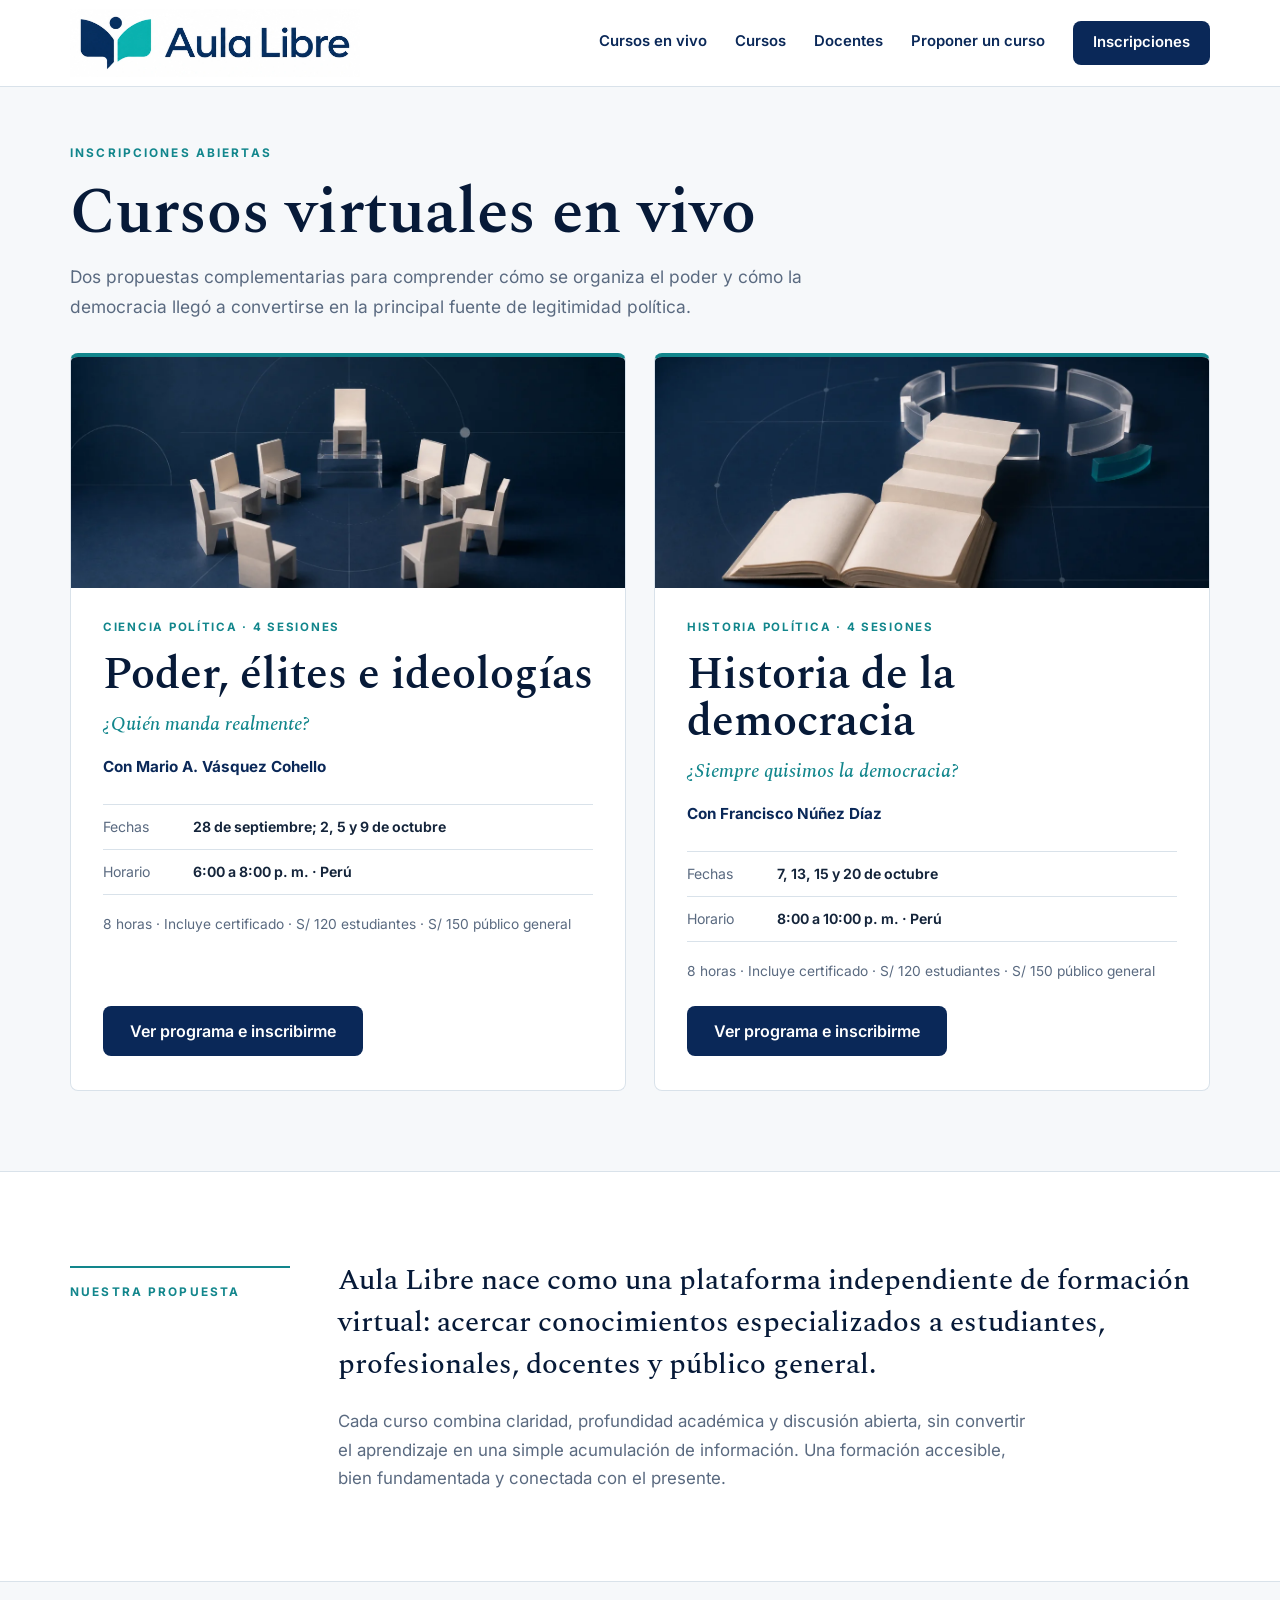
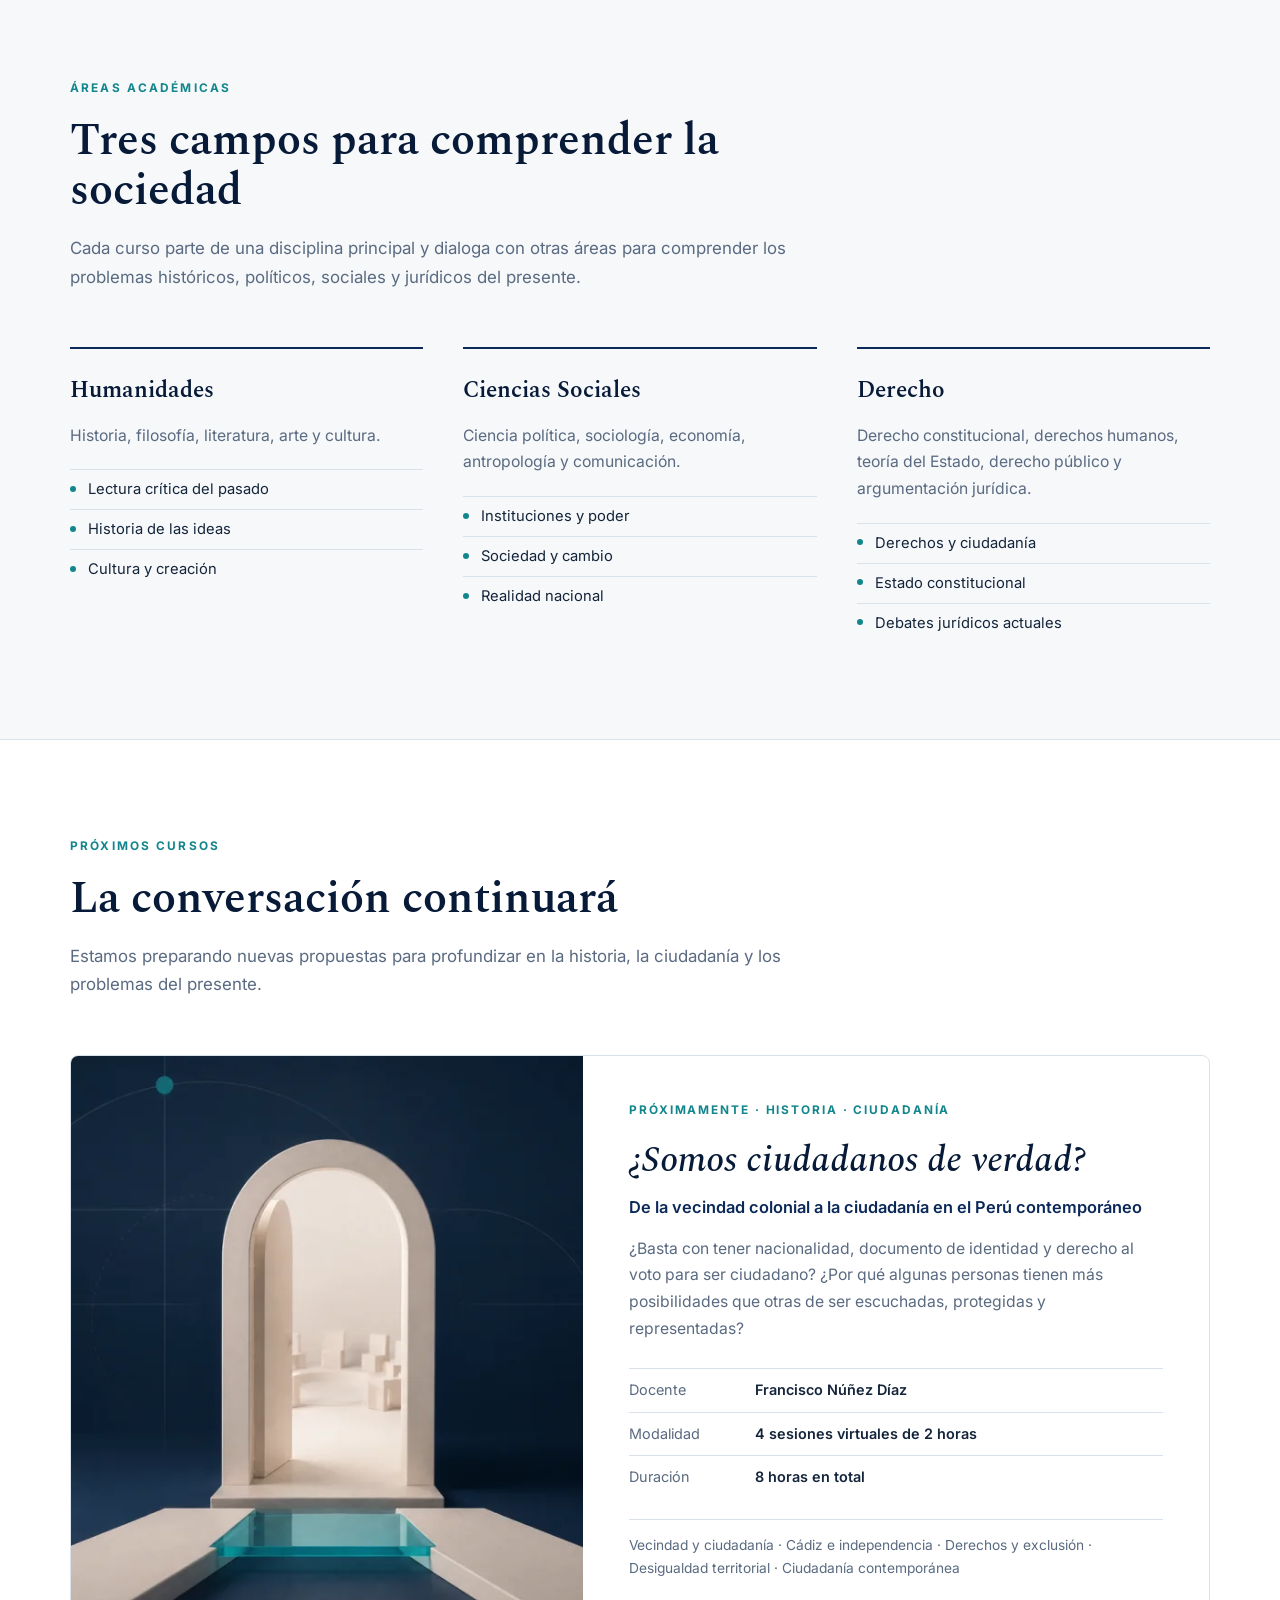
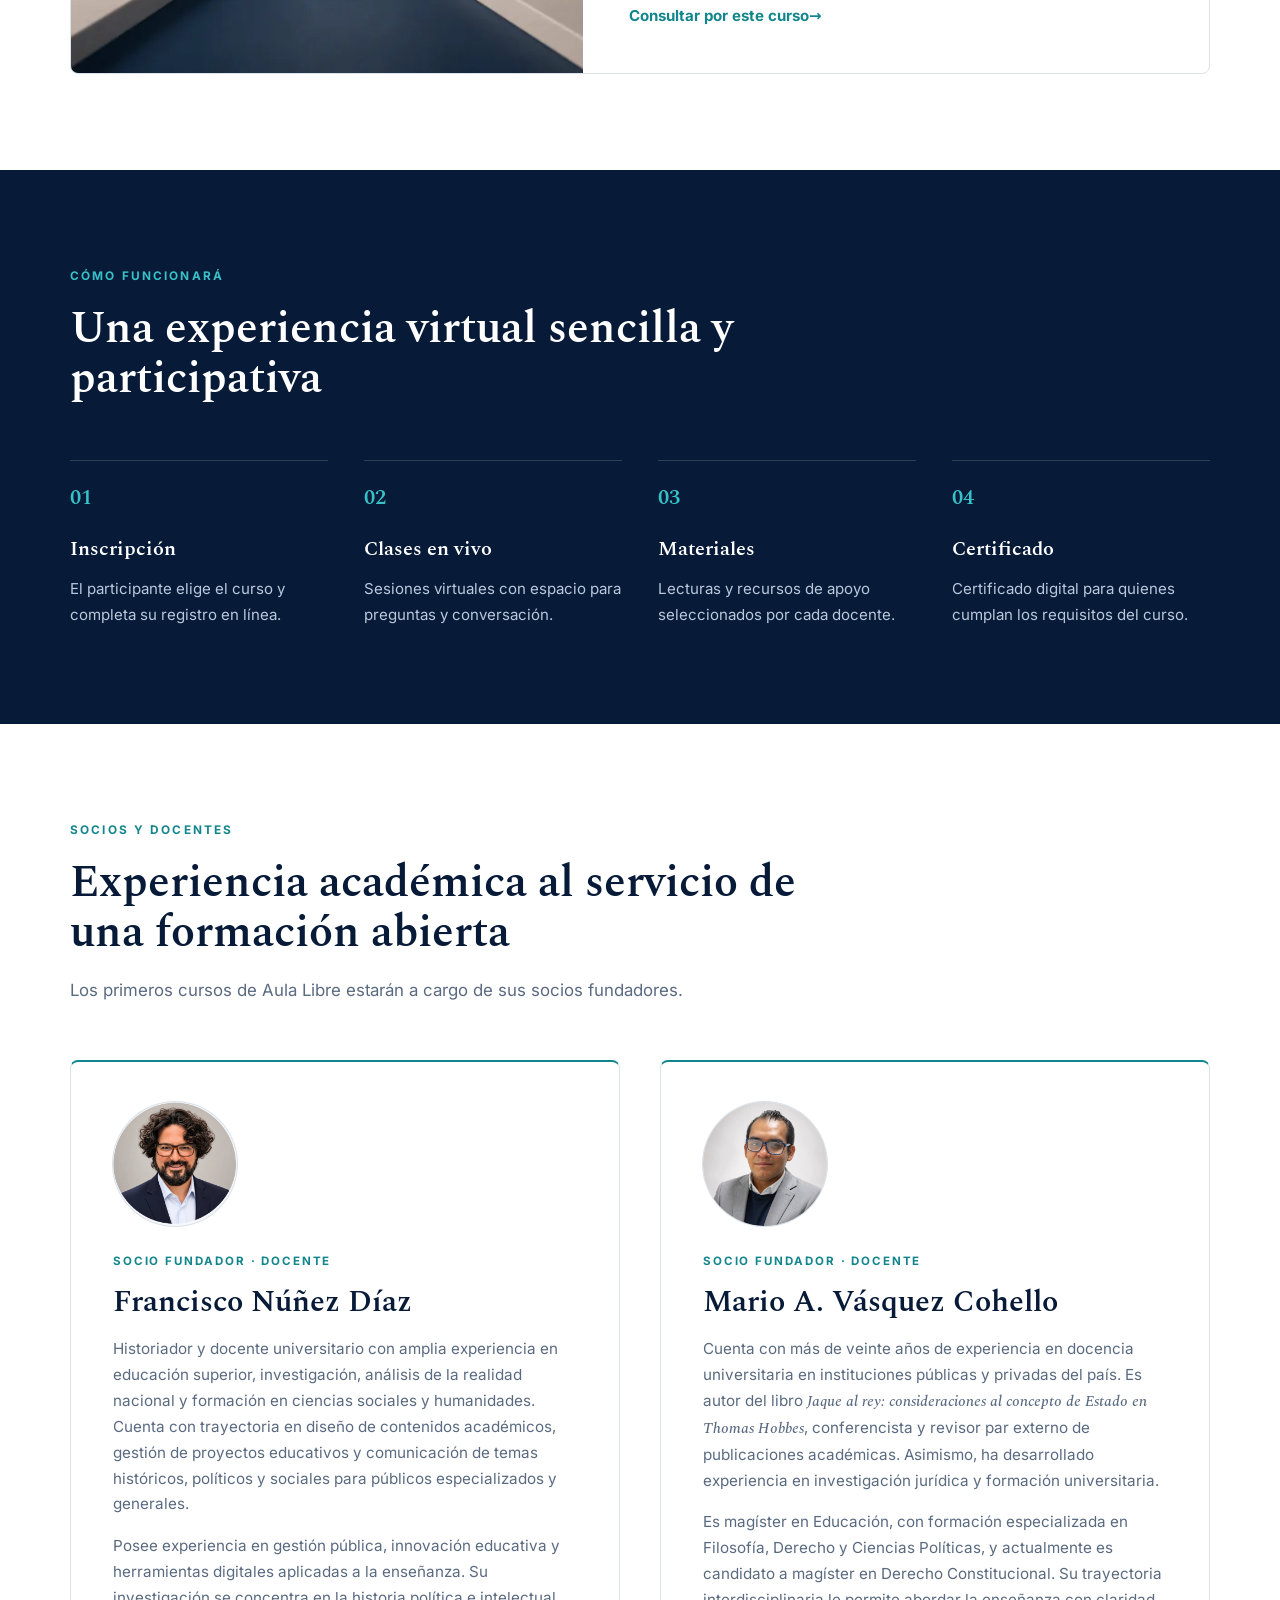
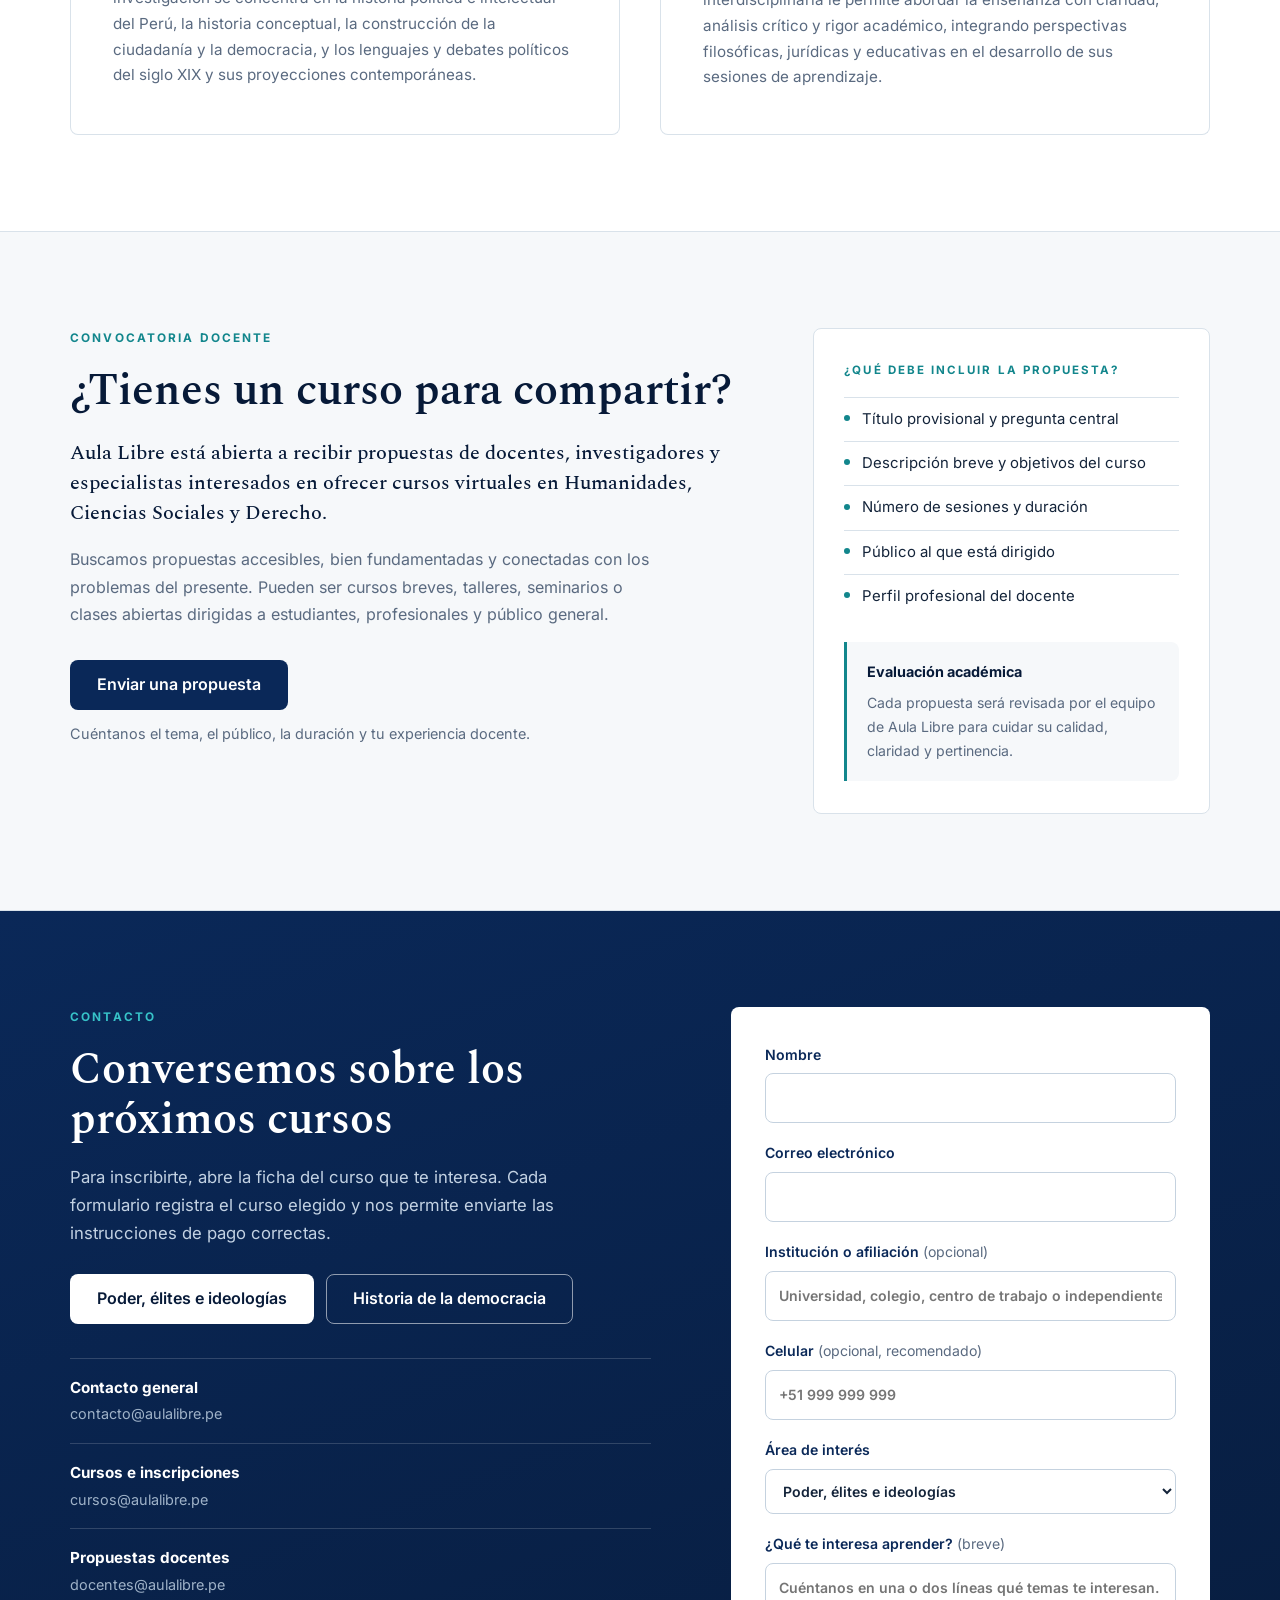
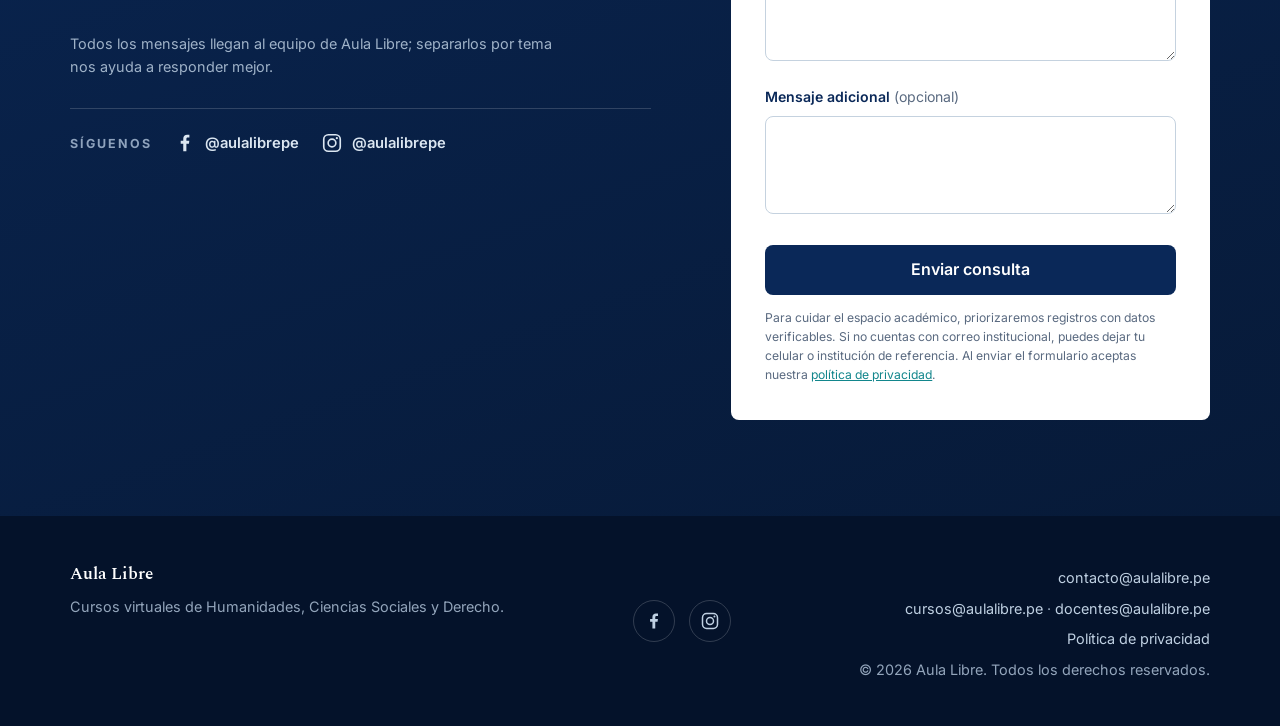
<file: index.html>
<!doctype html>
<html lang="es" class="js"><head>
<meta charset="utf-8">
<meta name="viewport" content="width=device-width, initial-scale=1">
<meta name="description" content="Cursos virtuales en vivo de Aula Libre: Poder, élites e ideologías e Historia de la democracia. Cuatro sesiones, ocho horas y certificado.">
<meta name="theme-color" content="#0a2858">
<link rel="canonical" href="https://aulalibre.pe/">
<meta property="og:type" content="website">
<meta property="og:url" content="https://aulalibre.pe/">
<meta property="og:site_name" content="Aula Libre">
<meta property="og:locale" content="es_PE">
<meta property="og:title" content="Cursos virtuales en vivo | Aula Libre">
<meta property="og:description" content="Inscripciones abiertas para nuestros cursos de ciencia política e historia política.">
<meta property="og:image" content="https://aulalibre.pe/assets/aula-libre-social.png">
<meta property="og:image:width" content="1200">
<meta property="og:image:height" content="630">
<meta name="twitter:card" content="summary_large_image">
<meta name="twitter:title" content="Cursos virtuales en vivo | Aula Libre">
<meta name="twitter:description" content="Ciencia política e historia de la democracia en cuatro sesiones virtuales en vivo.">
<meta name="twitter:image" content="https://aulalibre.pe/assets/aula-libre-social.png">
<title>Cursos virtuales en vivo | Aula Libre</title>
<link rel="icon" href="assets/favicon-48.png" type="image/png">
<link rel="apple-touch-icon" href="assets/apple-touch-icon.png">
<link rel="preload" href="assets/fonts/spectral-latin-600-normal.woff2" as="font" type="font/woff2" crossorigin="">
<link rel="preload" href="assets/fonts/inter-latin-wght-normal.woff2" as="font" type="font/woff2" crossorigin="">
<link rel="stylesheet" href="styles.css">
<script defer="" src="script.js"></script>
<script type="application/ld+json">
{
  "@context": "https://schema.org",
  "@type": "EducationalOrganization",
  "name": "Aula Libre",
  "url": "https://aulalibre.pe/",
  "logo": "https://aulalibre.pe/assets/logo-aula-libre.png",
  "description": "Plataforma independiente de cursos virtuales de Humanidades, Ciencias Sociales y Derecho.",
  "email": "contacto@aulalibre.pe",
  "sameAs": [
    "https://www.facebook.com/aulalibrepe",
    "https://www.instagram.com/aulalibrepe"
  ],
  "areaServed": "PE",
  "founder": [
    { "@type": "Person", "name": "Francisco Núñez Díaz" },
    { "@type": "Person", "name": "Mario A. Vásquez Cohello" }
  ]
}
</script>
</head>
<body>
<a class="skip-link" href="#contenido">Ir al contenido</a>

<header class="site-header">
  <div class="container header-inner">
    <a class="brand" href="#inicio" aria-label="Aula Libre, página de inicio">
      <picture>
        <source srcset="assets/logo-aula-libre.webp" type="image/webp">
        <img src="assets/logo-aula-libre.png" alt="Logo de Aula Libre" width="1148" height="270">
      </picture>
    </a>
    <button class="menu-button" type="button" aria-controls="main-menu" aria-expanded="false">
      <span class="sr-only">Abrir menú</span><span aria-hidden="true"></span><span aria-hidden="true"></span><span aria-hidden="true"></span>
    </button>
    <nav class="main-nav" id="main-menu" aria-label="Navegación principal">
      <a href="#curso-en-vivo">Cursos en vivo</a>
      <a href="#cursos">Cursos</a>
      <a href="#docentes">Docentes</a>
      <a href="#propuestas-docentes">Proponer un curso</a>
      <a class="nav-cta" href="#curso-en-vivo">Inscripciones</a>
    </nav>
  </div>
</header>

<main id="contenido">

  <!-- ============ CURSOS ABIERTOS ============ -->
  <section class="courses-hero" id="inicio">
    <div class="container">
      <div class="open-courses-head">
        <p class="eyebrow">Inscripciones abiertas</p>
        <h1>Cursos virtuales en vivo</h1>
        <p>Dos propuestas complementarias para comprender cómo se organiza el poder y cómo la democracia llegó a convertirse en la principal fuente de legitimidad política.</p>
      </div>

      <div class="open-courses-grid" id="curso-en-vivo">
        <article class="open-course-card">
          <picture class="open-course-visual">
            <source srcset="assets/curso-politica-simbolica.webp" type="image/webp">
            <img src="assets/curso-politica-simbolica.jpg" alt="Círculo de asientos con una silla elevada como símbolo del poder y las élites" width="1200" height="675">
          </picture>
          <div class="open-course-content">
            <p class="open-course-tag">Ciencia política · 4 sesiones</p>
            <h2>Poder, élites e ideologías</h2>
            <p class="open-course-question">¿Quién manda realmente?</p>
            <p class="open-course-teacher">Con Mario A. Vásquez Cohello</p>
            <dl class="open-course-meta">
              <div><dt>Fechas</dt><dd>28 de septiembre; 2, 5 y 9 de octubre</dd></div>
              <div><dt>Horario</dt><dd>6:00 a 8:00 p. m. · Perú</dd></div>
            </dl>
            <p class="open-course-detail">8 horas · Incluye certificado · S/ 120 estudiantes · S/ 150 público general</p>
            <a class="button button-primary" href="/poder-elites-ideologias#inscripcion">Ver programa e inscribirme</a>
          </div>
        </article>

        <article class="open-course-card">
          <picture class="open-course-visual">
            <source srcset="assets/curso-democracia-historica-v2.webp" type="image/webp">
            <img src="assets/curso-democracia-historica-v2.jpg" alt="Libro abierto y construcción cívica incompleta como símbolo de la historia de la democracia" width="1200" height="675">
          </picture>
          <div class="open-course-content">
            <p class="open-course-tag">Historia política · 4 sesiones</p>
            <h2>Historia de la democracia</h2>
            <p class="open-course-question">¿Siempre quisimos la democracia?</p>
            <p class="open-course-teacher">Con Francisco Núñez Díaz</p>
            <dl class="open-course-meta">
              <div><dt>Fechas</dt><dd>7, 13, 15 y 20 de octubre</dd></div>
              <div><dt>Horario</dt><dd>8:00 a 10:00 p. m. · Perú</dd></div>
            </dl>
            <p class="open-course-detail">8 horas · Incluye certificado · S/ 120 estudiantes · S/ 150 público general</p>
            <a class="button button-primary" href="/historia-democracia#inscripcion">Ver programa e inscribirme</a>
          </div>
        </article>
      </div>
    </div>
  </section>

  <!-- ============ PROPUESTA ============ -->
  <section class="reveal section manifesto" id="propuesta">
    <div class="container manifesto-grid">
      <p class="eyebrow">Nuestra propuesta</p>
      <div class="manifesto-body">
        <p class="manifesto-lead">Aula Libre nace como una plataforma independiente de formación virtual: acercar conocimientos especializados a estudiantes, profesionales, docentes y público general.</p>
        <p>Cada curso combina claridad, profundidad académica y discusión abierta, sin convertir el aprendizaje en una simple acumulación de información. Una formación accesible, bien fundamentada y conectada con el presente.</p>
      </div>
    </div>
  </section>

  <!-- ============ ÁREAS ============ -->
  <section class="reveal section section-paper" id="areas">
    <div class="container">
      <div class="section-head">
        <p class="eyebrow">Áreas académicas</p>
        <h2>Tres campos para comprender la sociedad</h2>
        <p class="section-intro">Cada curso parte de una disciplina principal y dialoga con otras áreas para comprender los problemas históricos, políticos, sociales y jurídicos del presente.</p>
      </div>
      <div class="area-grid">
        <article class="area-card">
          <h3>Humanidades</h3>
          <p>Historia, filosofía, literatura, arte y cultura.</p>
          <ul>
            <li>Lectura crítica del pasado</li>
            <li>Historia de las ideas</li>
            <li>Cultura y creación</li>
          </ul>
        </article>
        <article class="area-card">
          <h3>Ciencias Sociales</h3>
          <p>Ciencia política, sociología, economía, antropología y comunicación.</p>
          <ul>
            <li>Instituciones y poder</li>
            <li>Sociedad y cambio</li>
            <li>Realidad nacional</li>
          </ul>
        </article>
        <article class="area-card">
          <h3>Derecho</h3>
          <p>Derecho constitucional, derechos humanos, teoría del Estado, derecho público y argumentación jurídica.</p>
          <ul>
            <li>Derechos y ciudadanía</li>
            <li>Estado constitucional</li>
            <li>Debates jurídicos actuales</li>
          </ul>
        </article>
      </div>
    </div>
  </section>

  <!-- ============ PRÓXIMOS CURSOS ============ -->
  <section class="reveal section" id="cursos">
    <div class="container">
      <div class="section-head">
        <p class="eyebrow">Próximos cursos</p>
        <h2>La conversación continuará</h2>
        <p class="section-intro">Estamos preparando nuevas propuestas para profundizar en la historia, la ciudadanía y los problemas del presente.</p>
      </div>

      <div class="course-list">
        <article class="course">
          <picture class="course-visual">
            <source srcset="assets/curso-ciudadania-simbolica.webp" type="image/webp">
            <img src="assets/curso-ciudadania-simbolica.jpg" alt="Puerta abierta y puente como símbolos del acceso a la ciudadanía y los derechos" loading="lazy" width="1200" height="675">
          </picture>
          <div class="course-body">
            <p class="course-tags">Próximamente · Historia · Ciudadanía</p>
            <h3>¿Somos ciudadanos de verdad?</h3>
            <p class="course-sub">De la vecindad colonial a la ciudadanía en el Perú contemporáneo</p>
            <p class="course-desc">¿Basta con tener nacionalidad, documento de identidad y derecho al voto para ser ciudadano? ¿Por qué algunas personas tienen más posibilidades que otras de ser escuchadas, protegidas y representadas?</p>
            <dl class="course-meta">
              <div><dt>Docente</dt><dd>Francisco Núñez Díaz</dd></div>
              <div><dt>Modalidad</dt><dd>4 sesiones virtuales de 2 horas</dd></div>
              <div><dt>Duración</dt><dd>8 horas en total</dd></div>
            </dl>
            <p class="course-topics">Vecindad y ciudadanía · Cádiz e independencia · Derechos y exclusión · Desigualdad territorial · Ciudadanía contemporánea</p>
            <a class="course-link" href="mailto:cursos@aulalibre.pe?subject=Consulta%20sobre%20el%20curso%20%C2%BFSomos%20ciudadanos%20de%20verdad%3F">Consultar por este curso<span aria-hidden="true"> →</span></a>
          </div>
        </article>

      </div>
    </div>
  </section>

  <!-- ============ METODOLOGÍA ============ -->
  <section class="reveal section section-dark" id="metodologia">
    <div class="container">
      <div class="section-head">
        <p class="eyebrow eyebrow-light">Cómo funcionará</p>
        <h2>Una experiencia virtual sencilla y participativa</h2>
      </div>
      <ol class="steps">
        <li><h3>Inscripción</h3><p>El participante elige el curso y completa su registro en línea.</p></li>
        <li><h3>Clases en vivo</h3><p>Sesiones virtuales con espacio para preguntas y conversación.</p></li>
        <li><h3>Materiales</h3><p>Lecturas y recursos de apoyo seleccionados por cada docente.</p></li>
        <li><h3>Certificado</h3><p>Certificado digital para quienes cumplan los requisitos del curso.</p></li>
      </ol>
    </div>
  </section>

  <!-- ============ DOCENTES ============ -->
  <section class="reveal section" id="docentes">
    <div class="container">
      <div class="section-head">
        <p class="eyebrow">Socios y docentes</p>
        <h2>Experiencia académica al servicio de una formación abierta</h2>
        <p class="section-intro">Los primeros cursos de Aula Libre estarán a cargo de sus socios fundadores.</p>
      </div>
      <div class="faculty-grid">

        <article class="faculty-card">
          <picture class="faculty-photo">
            <source srcset="assets/francisco-nunez.webp?v=b2a2cbc" type="image/webp">
            <img src="assets/francisco-nunez.png?v=b2a2cbc" alt="Francisco Núñez Díaz" loading="lazy" width="900" height="900">
          </picture>
          <div class="faculty-content">
            <p class="faculty-role">Socio fundador · Docente</p>
            <h3>Francisco Núñez Díaz</h3>
            <p>Historiador y docente universitario con amplia experiencia en educación superior, investigación, análisis de la realidad nacional y formación en ciencias sociales y humanidades. Cuenta con trayectoria en diseño de contenidos académicos, gestión de proyectos educativos y comunicación de temas históricos, políticos y sociales para públicos especializados y generales.</p>
            <p>Posee experiencia en gestión pública, innovación educativa y herramientas digitales aplicadas a la enseñanza. Su investigación se concentra en la historia política e intelectual del Perú, la historia conceptual, la construcción de la ciudadanía y la democracia, y los lenguajes y debates políticos del siglo XIX y sus proyecciones contemporáneas.</p>
          </div>
        </article>

        <article class="faculty-card">
          <picture class="faculty-photo">
            <source srcset="assets/mario-vasquez.webp" type="image/webp">
            <img src="assets/mario-vasquez.jpg" alt="Mario A. Vásquez Cohello" loading="lazy" width="900" height="1125">
          </picture>
          <div class="faculty-content">
            <p class="faculty-role">Socio fundador · Docente</p>
            <h3>Mario A. Vásquez Cohello</h3>
            <p>Cuenta con más de veinte años de experiencia en docencia universitaria en instituciones públicas y privadas del país. Es autor del libro <cite>Jaque al rey: consideraciones al concepto de Estado en Thomas Hobbes</cite>, conferencista y revisor par externo de publicaciones académicas. Asimismo, ha desarrollado experiencia en investigación jurídica y formación universitaria.</p>
            <p>Es magíster en Educación, con formación especializada en Filosofía, Derecho y Ciencias Políticas, y actualmente es candidato a magíster en Derecho Constitucional. Su trayectoria interdisciplinaria le permite abordar la enseñanza con claridad, análisis crítico y rigor académico, integrando perspectivas filosóficas, jurídicas y educativas en el desarrollo de sus sesiones de aprendizaje.</p>
          </div>
        </article>

      </div>
    </div>
  </section>

  <!-- ============ CONVOCATORIA ============ -->
  <section class="reveal section section-paper" id="propuestas-docentes">
    <div class="container teacher-grid">
      <div class="teacher-copy">
        <p class="eyebrow">Convocatoria docente</p>
        <h2>¿Tienes un curso para compartir?</h2>
        <p class="teacher-lead">Aula Libre está abierta a recibir propuestas de docentes, investigadores y especialistas interesados en ofrecer cursos virtuales en Humanidades, Ciencias Sociales y Derecho.</p>
        <p>Buscamos propuestas accesibles, bien fundamentadas y conectadas con los problemas del presente. Pueden ser cursos breves, talleres, seminarios o clases abiertas dirigidas a estudiantes, profesionales y público general.</p>
        <div class="teacher-actions">
          <a class="button button-primary" href="mailto:docentes@aulalibre.pe?subject=Propuesta%20de%20curso%20para%20Aula%20Libre">Enviar una propuesta</a>
          <span>Cuéntanos el tema, el público, la duración y tu experiencia docente.</span>
        </div>
      </div>
      <aside class="teacher-panel">
        <p class="teacher-panel-label">¿Qué debe incluir la propuesta?</p>
        <ul>
          <li>Título provisional y pregunta central</li>
          <li>Descripción breve y objetivos del curso</li>
          <li>Número de sesiones y duración</li>
          <li>Público al que está dirigido</li>
          <li>Perfil profesional del docente</li>
        </ul>
        <div class="teacher-note">
          <strong>Evaluación académica</strong>
          <p>Cada propuesta será revisada por el equipo de Aula Libre para cuidar su calidad, claridad y pertinencia.</p>
        </div>
      </aside>
    </div>
  </section>

  <!-- ============ CONTACTO ============ -->
  <section class="reveal contact" id="contacto">
    <div class="container contact-grid">
      <div class="contact-copy">
        <p class="eyebrow eyebrow-light">Contacto</p>
        <h2>Conversemos sobre los próximos cursos</h2>
        <p class="contact-intro">Para inscribirte, abre la ficha del curso que te interesa. Cada formulario registra el curso elegido y nos permite enviarte las instrucciones de pago correctas.</p>
        <div class="contact-course-buttons">
          <a class="button button-light contact-course-button" href="/poder-elites-ideologias#inscripcion">Poder, élites e ideologías</a>
          <a class="button button-outline-light contact-course-button" href="/historia-democracia#inscripcion">Historia de la democracia</a>
        </div>
        <div class="contact-addresses" aria-label="Correos de contacto de Aula Libre">
          <a href="mailto:contacto@aulalibre.pe"><strong>Contacto general</strong><span>contacto@aulalibre.pe</span></a>
          <a href="mailto:cursos@aulalibre.pe?subject=Consulta%20sobre%20cursos"><strong>Cursos e inscripciones</strong><span>cursos@aulalibre.pe</span></a>
          <a href="mailto:docentes@aulalibre.pe?subject=Propuesta%20de%20curso%20para%20Aula%20Libre"><strong>Propuestas docentes</strong><span>docentes@aulalibre.pe</span></a>
        </div>
        <p class="contact-routing">Todos los mensajes llegan al equipo de Aula Libre; separarlos por tema nos ayuda a responder mejor.</p>
        <div class="contact-social">
          <p>Síguenos</p>
          <a href="https://www.facebook.com/aulalibrepe" aria-label="Aula Libre en Facebook"><svg viewBox="0 0 24 24" width="22" height="22" fill="currentColor" aria-hidden="true"><path d="M13.5 21v-8.2h2.8l.4-3.2h-3.2V7.5c0-.9.3-1.6 1.6-1.6h1.7V3.1c-.3 0-1.3-.1-2.5-.1-2.5 0-4.2 1.5-4.2 4.3v2.3H7.3v3.2h2.8V21h3.4z"></path></svg><span>@aulalibrepe</span></a>
          <a href="https://www.instagram.com/aulalibrepe" aria-label="Aula Libre en Instagram"><svg viewBox="0 0 24 24" width="22" height="22" fill="none" stroke="currentColor" stroke-width="1.8" aria-hidden="true"><rect x="3" y="3" width="18" height="18" rx="5"></rect><circle cx="12" cy="12" r="4.2"></circle><circle cx="17.3" cy="6.7" r="1.2" fill="currentColor" stroke="none"></circle></svg><span>@aulalibrepe</span></a>
        </div>
      </div>
      <form action="/gracias" class="contact-form" method="POST" name="interesados-aula-libre" data-netlify="true" netlify-honeypot="campo-trampa">
        <input type="hidden" name="form-name" value="interesados-aula-libre">
        <p class="hidden-field"><label>No completes este campo: <input name="campo-trampa"></label></p>
        <label>Nombre<input type="text" name="nombre" autocomplete="name" required=""></label>
        <label>Correo electrónico<input type="email" name="correo" autocomplete="email" required=""></label>
        <label>Institución o afiliación <span>(opcional)</span><input type="text" name="institucion" autocomplete="organization" placeholder="Universidad, colegio, centro de trabajo o independiente"></label>
        <label>Celular <span>(opcional, recomendado)</span><input type="tel" name="celular" autocomplete="tel" inputmode="tel" placeholder="+51 999 999 999"></label>
        <label>Área de interés<select name="area"><option value="Poder, élites e ideologías">Poder, élites e ideologías</option><option value="Historia de la democracia">Historia de la democracia</option><option value="Humanidades">Humanidades</option><option value="Ciencias Sociales">Ciencias Sociales</option><option value="Derecho">Derecho</option><option value="Propuesta docente">Propuesta de curso</option><option value="Todas">Todas las áreas</option></select></label>
        <label>¿Qué te interesa aprender? <span>(breve)</span><textarea name="motivo_interes" rows="3" placeholder="Cuéntanos en una o dos líneas qué temas te interesan."></textarea></label>
        <label>Mensaje adicional <span>(opcional)</span><textarea name="mensaje" rows="3"></textarea></label>
        <button class="button button-form" type="submit">Enviar consulta</button>
        <p class="form-note">Para cuidar el espacio académico, priorizaremos registros con datos verificables. Si no cuentas con correo institucional, puedes dejar tu celular o institución de referencia. Al enviar el formulario aceptas nuestra <a href="/privacidad">política de privacidad</a>.</p>
      </form>
    </div>
  </section>

</main>

<footer class="site-footer">
  <div class="container footer-grid">
    <div><strong>Aula Libre</strong><p>Cursos virtuales de Humanidades, Ciencias Sociales y Derecho.</p></div>
    <div class="footer-social">
      <a href="https://www.facebook.com/aulalibrepe" aria-label="Aula Libre en Facebook"><svg viewBox="0 0 24 24" width="20" height="20" fill="currentColor" aria-hidden="true"><path d="M13.5 21v-8.2h2.8l.4-3.2h-3.2V7.5c0-.9.3-1.6 1.6-1.6h1.7V3.1c-.3 0-1.3-.1-2.5-.1-2.5 0-4.2 1.5-4.2 4.3v2.3H7.3v3.2h2.8V21h3.4z"></path></svg></a>
      <a href="https://www.instagram.com/aulalibrepe" aria-label="Aula Libre en Instagram"><svg viewBox="0 0 24 24" width="20" height="20" fill="none" stroke="currentColor" stroke-width="1.8" aria-hidden="true"><rect x="3" y="3" width="18" height="18" rx="5"></rect><circle cx="12" cy="12" r="4.2"></circle><circle cx="17.3" cy="6.7" r="1.2" fill="currentColor" stroke="none"></circle></svg></a>
    </div>
    <div class="footer-contact">
      <p><a href="mailto:contacto@aulalibre.pe">contacto@aulalibre.pe</a></p>
      <p><a href="mailto:cursos@aulalibre.pe">cursos@aulalibre.pe</a> · <a href="mailto:docentes@aulalibre.pe">docentes@aulalibre.pe</a></p>
      <p><a href="/privacidad">Política de privacidad</a></p>
      <p>© 2026 Aula Libre. Todos los derechos reservados.</p>
    </div>
  </div>
</footer>


</body></html>
</file>
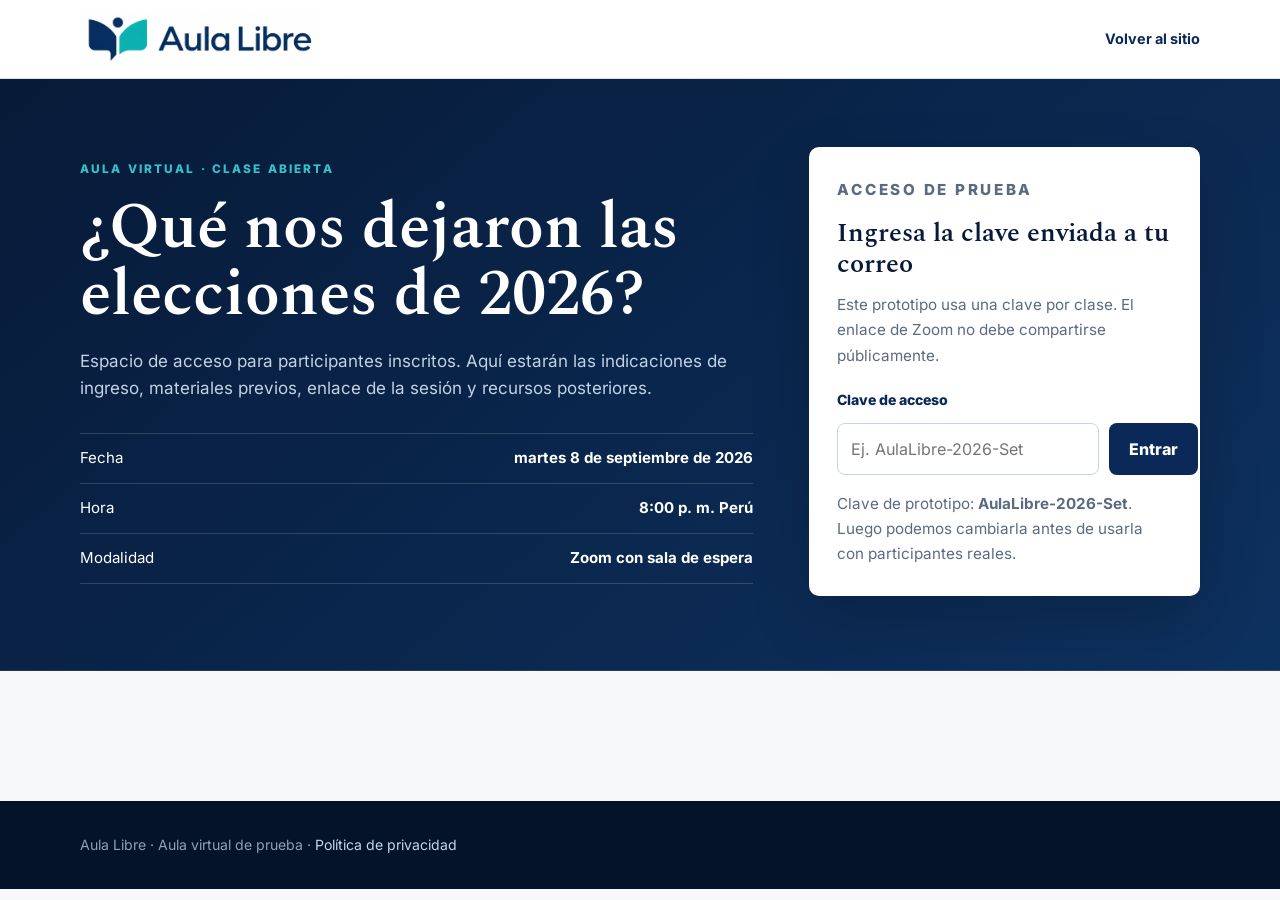
<file: aula-clase-abierta.html>
<!doctype html>
<html lang="es">
<head>
<meta charset="utf-8">
<meta name="viewport" content="width=device-width, initial-scale=1">
<meta name="robots" content="noindex">
<meta name="description" content="Aula virtual de la clase abierta de Aula Libre.">
<meta name="theme-color" content="#071a38">
<title>Aula virtual | Clase abierta Aula Libre</title>
<link rel="icon" href="assets/favicon-48.png" type="image/png">
<link rel="apple-touch-icon" href="assets/apple-touch-icon.png">
<link rel="preload" href="assets/fonts/spectral-latin-600-normal.woff2" as="font" type="font/woff2" crossorigin>
<link rel="preload" href="assets/fonts/inter-latin-wght-normal.woff2" as="font" type="font/woff2" crossorigin>
<style>
@font-face{font-family:Inter;font-style:normal;font-weight:100 900;font-display:swap;src:url("assets/fonts/inter-latin-wght-normal.woff2") format("woff2")}
@font-face{font-family:Spectral;font-style:normal;font-weight:600;font-display:swap;src:url("assets/fonts/spectral-latin-600-normal.woff2") format("woff2")}
:root{--ink:#14243a;--navy:#0a2858;--deep:#071a38;--teal:#12868c;--bright:#37c2c8;--muted:#5a6a80;--paper:#f6f8fa;--line:#d9e2ea;--white:#fff;--serif:Spectral,Georgia,"Times New Roman",serif;--sans:Inter,ui-sans-serif,system-ui,-apple-system,"Segoe UI",sans-serif;--radius:10px}
*{box-sizing:border-box}
html{scroll-behavior:smooth}
body{margin:0;color:var(--ink);background:var(--paper);font-family:var(--sans);line-height:1.65;-webkit-font-smoothing:antialiased;text-rendering:optimizeLegibility}
img{display:block;max-width:100%;height:auto}
a{color:inherit}
button,input{font:inherit}
.container{width:min(calc(100% - 40px),1120px);margin-inline:auto}
.topbar{position:sticky;top:0;z-index:10;background:rgba(255,255,255,.96);border-bottom:1px solid var(--line);backdrop-filter:blur(10px)}
.topbar-inner{min-height:78px;display:flex;align-items:center;justify-content:space-between;gap:24px}
.brand{display:block;width:min(240px,46vw)}
.back-link{color:var(--navy);font-size:.9rem;font-weight:700;text-decoration:none}
.back-link:hover{text-decoration:underline;text-underline-offset:4px}
.hero{color:#fff;background:linear-gradient(140deg,var(--deep),#0d315f);border-bottom:1px solid rgba(255,255,255,.12)}
.hero-grid{display:grid;grid-template-columns:minmax(0,1fr) minmax(290px,.58fr);gap:56px;align-items:center;padding:68px 0 74px}
.eyebrow{margin:0 0 16px;color:var(--bright);font-size:.74rem;font-weight:800;letter-spacing:.18em;text-transform:uppercase}
h1,h2,h3,p{margin-top:0}
h1{margin-bottom:18px;font-family:var(--serif);font-size:clamp(2.35rem,5vw,4.35rem);line-height:1.05;font-weight:600}
.hero-copy p:not(.eyebrow){max-width:62ch;color:#c2d2e5;font-size:1.06rem}
.hero-meta{display:grid;gap:0;margin:30px 0 0;padding:0;list-style:none;border-top:1px solid rgba(255,255,255,.16)}
.hero-meta li{display:flex;justify-content:space-between;gap:18px;padding:12px 0;border-bottom:1px solid rgba(255,255,255,.16);font-size:.94rem}
.hero-meta strong{color:#fff}
.status-card{padding:30px 28px;background:#fff;color:var(--ink);border-radius:var(--radius);box-shadow:0 24px 60px rgba(0,0,0,.18)}
.status-card h2{margin:0 0 12px;color:var(--deep);font-family:var(--serif);font-size:1.65rem;line-height:1.18}
.status-card p{color:var(--muted);font-size:.95rem}
.access-form{display:grid;gap:12px;margin-top:20px}
.access-form label{color:var(--navy);font-size:.88rem;font-weight:800}
.access-row{display:flex;gap:10px}
.access-row input{min-width:0;flex:1;padding:12px 13px;border:1px solid #c6d4e0;border-radius:8px;outline:none}
.access-row input:focus{border-color:var(--teal);box-shadow:0 0 0 3px rgba(18,134,140,.15)}
.button{display:inline-flex;min-height:48px;align-items:center;justify-content:center;padding:0 20px;color:#fff;background:var(--navy);border:0;border-radius:8px;font-weight:800;text-decoration:none;cursor:pointer}
.button:hover,.button:focus-visible{background:var(--teal)}
.button-light{color:var(--deep);background:#fff;border:1px solid var(--line)}
.button-light:hover,.button-light:focus-visible{color:#fff;background:var(--teal)}
.error{display:none;margin:0;color:#9d1c1c;font-size:.86rem;font-weight:700}
.locked-note{margin:16px 0 0;color:#718198;font-size:.86rem}
.main{padding:54px 0 76px}
.aula-shell{display:none}
.aula-shell.is-open{display:block}
.locked-shell.is-hidden{display:none}
.toolbar{display:flex;align-items:center;justify-content:space-between;gap:18px;margin-bottom:24px}
.toolbar h2{margin:0;color:var(--deep);font-family:var(--serif);font-size:clamp(1.8rem,3vw,2.5rem);line-height:1.1}
.toolbar-actions{display:flex;gap:10px;flex-wrap:wrap}
.grid{display:grid;grid-template-columns:minmax(0,1fr) 340px;gap:26px;align-items:start}
.panel,.side-panel{background:#fff;border:1px solid var(--line);border-radius:var(--radius)}
.panel{padding:30px}
.panel+.panel{margin-top:22px}
.panel h3,.side-panel h3{margin:0 0 14px;color:var(--deep);font-family:var(--serif);font-size:1.45rem;line-height:1.2}
.muted{color:var(--muted)}
.notice{padding:18px 20px;color:var(--deep);background:#eef8f8;border-left:4px solid var(--teal);border-radius:0 8px 8px 0}
.meeting-box{display:grid;gap:16px;margin-top:18px}
.meeting-link{display:flex;align-items:center;justify-content:space-between;gap:18px;padding:18px 20px;color:#fff;background:var(--deep);border-radius:var(--radius)}
.meeting-link strong{display:block}
.meeting-link span{color:#c3d2e3;font-size:.9rem}
.disabled-link{opacity:.72}
.resource-list,.protocol-list,.timeline{margin:0;padding:0;list-style:none}
.resource-list li,.protocol-list li{padding:15px 0;border-top:1px solid var(--line)}
.resource-list li:first-child,.protocol-list li:first-child{border-top:0}
.resource-list a{color:var(--navy);font-weight:800;text-decoration:none}
.resource-list a:hover{text-decoration:underline;text-underline-offset:4px}
.tag{display:inline-flex;margin-left:8px;padding:2px 8px;color:var(--teal);background:#eaf7f7;border-radius:999px;font-size:.72rem;font-weight:800}
.side-panel{padding:24px}
.side-panel+.side-panel{margin-top:22px}
.timeline li{display:grid;grid-template-columns:92px 1fr;gap:12px;padding:13px 0;border-top:1px solid var(--line)}
.timeline li:first-child{border-top:0}
.timeline time{color:var(--teal);font-size:.82rem;font-weight:900}
.support-card{color:#fff;background:var(--deep);border-color:var(--deep)}
.support-card h3{color:#fff}
.support-card p{color:#c3d2e3}
.support-card a{color:var(--bright);font-weight:800;text-decoration:none}
.footer{padding:32px 0;color:#8fa0b7;background:#04122a;font-size:.88rem}
.footer a{color:#c5d7e8;text-decoration:none}
.footer a:hover{text-decoration:underline;text-underline-offset:4px}
@media (max-width:900px){.hero-grid,.grid{grid-template-columns:1fr}.hero-grid{padding:48px 0}.toolbar{align-items:flex-start;flex-direction:column}.meeting-link{align-items:flex-start;flex-direction:column}.access-row{flex-direction:column}.side{display:grid;grid-template-columns:1fr 1fr;gap:22px}.side-panel+.side-panel{margin-top:0}}
@media (max-width:640px){.container{width:min(calc(100% - 30px),1120px)}.topbar-inner{min-height:68px}.hero-meta li,.timeline li{grid-template-columns:1fr}.panel,.side-panel,.status-card{padding:22px}.side{display:block}.side-panel+.side-panel{margin-top:18px}}
</style>
</head>
<body>
<header class="topbar">
  <div class="container topbar-inner">
    <a class="brand" href="/" aria-label="Aula Libre, página de inicio">
      <picture>
        <source srcset="assets/logo-aula-libre.webp" type="image/webp">
        <img src="assets/logo-aula-libre.png" alt="Logo de Aula Libre" width="1148" height="270">
      </picture>
    </a>
    <a class="back-link" href="/">Volver al sitio</a>
  </div>
</header>

<main>
  <section class="hero">
    <div class="container hero-grid">
      <div class="hero-copy">
        <p class="eyebrow">Aula virtual · Clase abierta</p>
        <h1>¿Qué nos dejaron las elecciones de 2026?</h1>
        <p>Espacio de acceso para participantes inscritos. Aquí estarán las indicaciones de ingreso, materiales previos, enlace de la sesión y recursos posteriores.</p>
        <ul class="hero-meta" aria-label="Datos principales de la clase">
          <li><span>Fecha</span><strong>martes 8 de septiembre de 2026</strong></li>
          <li><span>Hora</span><strong>8:00 p. m. Perú</strong></li>
          <li><span>Modalidad</span><strong>Zoom con sala de espera</strong></li>
        </ul>
      </div>

      <section class="status-card locked-shell" aria-labelledby="access-title">
        <p class="eyebrow">Acceso de prueba</p>
        <h2 id="access-title">Ingresa la clave enviada a tu correo</h2>
        <p>Este prototipo usa una clave por clase. El enlace de Zoom no debe compartirse públicamente.</p>
        <form class="access-form" id="access-form">
          <label for="access-code">Clave de acceso</label>
          <div class="access-row">
            <input id="access-code" name="access-code" type="password" autocomplete="off" placeholder="Ej. AulaLibre-2026-Set">
            <button class="button" type="submit">Entrar</button>
          </div>
          <p class="error" id="access-error">La clave no coincide. Revisa el correo de confirmación o escribe a contacto@aulalibre.pe.</p>
        </form>
        <p class="locked-note">Clave de prototipo: <strong>AulaLibre-2026-Set</strong>. Luego podemos cambiarla antes de usarla con participantes reales.</p>
      </section>
    </div>
  </section>

  <section class="main">
    <div class="container aula-shell" id="aula-shell" aria-live="polite">
      <div class="toolbar">
        <div>
          <p class="eyebrow">Panel del participante</p>
          <h2>Aula de la clase abierta</h2>
        </div>
        <div class="toolbar-actions">
          <button class="button button-light" type="button" id="lock-again">Cerrar acceso</button>
          <a class="button" href="mailto:contacto@aulalibre.pe?subject=Soporte%20aula%20virtual">Soporte</a>
        </div>
      </div>

      <div class="grid">
        <div>
          <section class="panel">
            <h3>Ingreso a la sesión</h3>
            <p class="notice">El enlace de Zoom se enviará solo a registros aprobados y se publicará aquí pocas horas antes de la clase.</p>
            <div class="meeting-box">
              <div class="meeting-link disabled-link" aria-label="Enlace de Zoom pendiente">
                <div>
                  <strong>Zoom: enlace pendiente</strong>
                  <span>Se activará el 8 de septiembre de 2026, antes de la sesión.</span>
                </div>
                <span>8:00 p. m.</span>
              </div>
            </div>
          </section>

          <section class="panel">
            <h3>Materiales previos</h3>
            <p class="muted">Puedes colocar aquí lecturas, diapositivas o enlaces no listados. Por ahora dejamos ejemplos de estructura.</p>
            <ul class="resource-list">
              <li><a href="#" aria-disabled="true">Guía de lectura breve</a><span class="tag">Próximamente</span></li>
              <li><a href="#" aria-disabled="true">Programa de la sesión</a><span class="tag">Próximamente</span></li>
              <li><a href="#" aria-disabled="true">Bibliografía recomendada</a><span class="tag">Próximamente</span></li>
            </ul>
          </section>

          <section class="panel">
            <h3>Reglas de participación</h3>
            <ul class="protocol-list">
              <li>Ingresa con el nombre completo usado en el formulario de inscripción.</li>
              <li>La sala de espera estará activada; el equipo admitirá según lista de inscritos.</li>
              <li>Los micrófonos permanecerán apagados al ingresar.</li>
              <li>Las preguntas se recibirán por chat o en el bloque final, según indique la moderación.</li>
              <li>Quienes interrumpan la sesión podrán ser retirados sin aviso adicional.</li>
            </ul>
          </section>

          <section class="panel">
            <h3>Grabación y recursos posteriores</h3>
            <p class="muted">Después de la clase, este espacio puede alojar la grabación, materiales complementarios y avisos sobre próximos cursos.</p>
          </section>
        </div>

        <aside class="side" aria-label="Información de la clase">
          <section class="side-panel">
            <h3>Cronograma</h3>
            <ul class="timeline">
              <li><time>7:45 p. m.</time><span>Apertura de sala de espera.</span></li>
              <li><time>8:00 p. m.</time><span>Inicio de la clase abierta.</span></li>
              <li><time>9:15 p. m.</time><span>Preguntas y conversación final.</span></li>
              <li><time>9:30 p. m.</time><span>Cierre de sesión.</span></li>
            </ul>
          </section>

          <section class="side-panel">
            <h3>Control de ingreso</h3>
            <p class="muted">El equipo puede usar la lista de inscritos para verificar nombre, correo, institución y celular antes de admitir desde la sala de espera.</p>
          </section>

          <section class="side-panel support-card">
            <h3>Soporte</h3>
            <p>Si tienes problemas de acceso, escribe desde el correo con el que te registraste.</p>
            <a href="mailto:contacto@aulalibre.pe?subject=Soporte%20aula%20virtual">contacto@aulalibre.pe</a>
          </section>
        </aside>
      </div>
    </div>
  </section>
</main>

<footer class="footer">
  <div class="container">
    Aula Libre · Aula virtual de prueba · <a href="/privacidad">Política de privacidad</a>
  </div>
</footer>

<script>
(() => {
  const ACCESS_CODE = "AulaLibre-2026-Set";
  const form = document.querySelector("#access-form");
  const input = document.querySelector("#access-code");
  const error = document.querySelector("#access-error");
  const locked = document.querySelector(".locked-shell");
  const aula = document.querySelector("#aula-shell");
  const lockAgain = document.querySelector("#lock-again");
  const storageKey = "aulalibre_aula_clase_abierta";

  const openAula = () => {
    locked.classList.add("is-hidden");
    aula.classList.add("is-open");
  };

  const closeAula = () => {
    localStorage.removeItem(storageKey);
    aula.classList.remove("is-open");
    locked.classList.remove("is-hidden");
    input.value = "";
    input.focus();
  };

  if (localStorage.getItem(storageKey) === "ok") openAula();

  form.addEventListener("submit", (event) => {
    event.preventDefault();
    if (input.value.trim() === ACCESS_CODE) {
      localStorage.setItem(storageKey, "ok");
      error.style.display = "none";
      openAula();
    } else {
      error.style.display = "block";
      input.select();
    }
  });

  lockAgain.addEventListener("click", closeAula);
})();
</script>
</body>
</html>
</file>
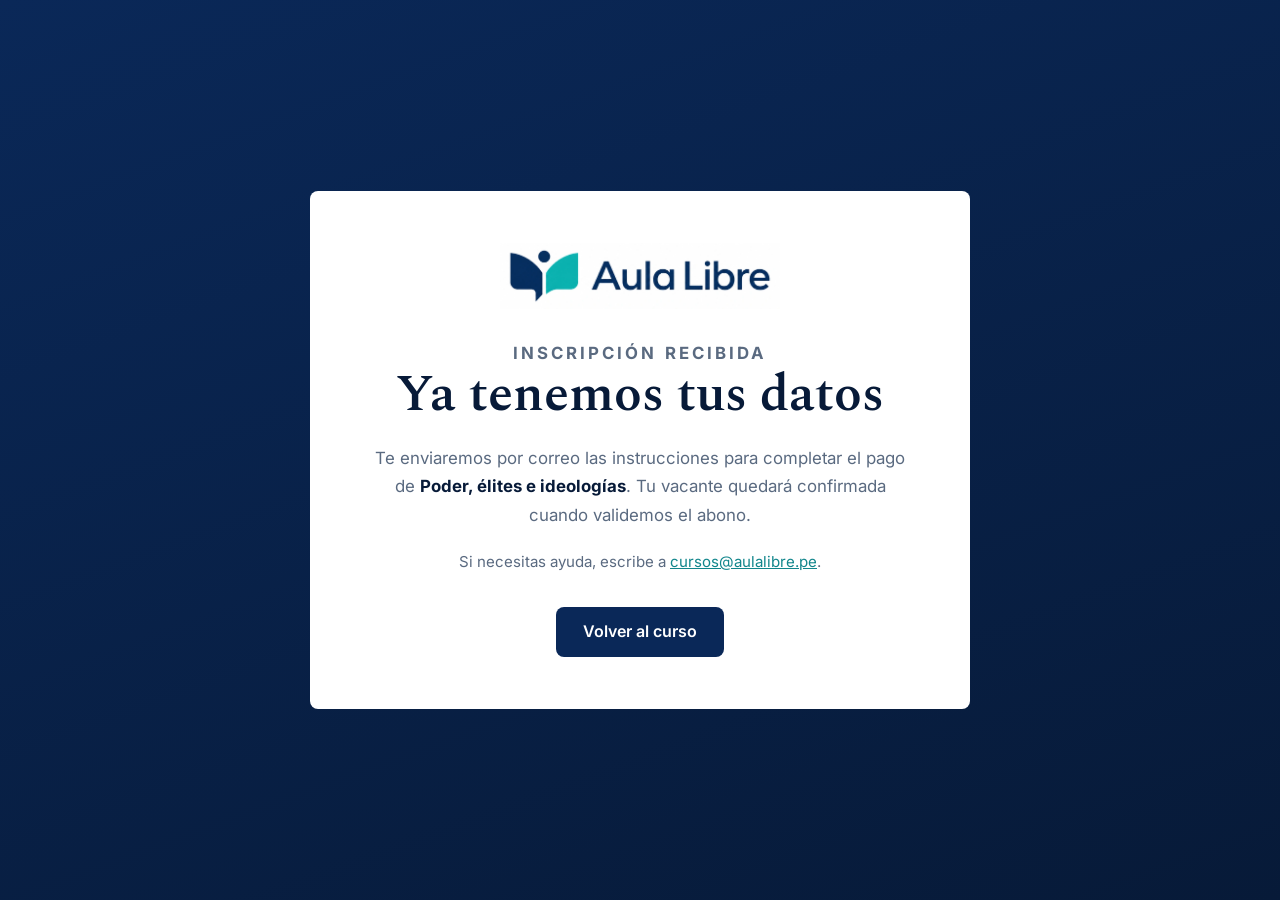
<file: gracias-curso.html>
<!doctype html>
<html lang="es">
<head>
<meta charset="utf-8">
<meta name="viewport" content="width=device-width, initial-scale=1">
<meta name="robots" content="noindex">
<title>Inscripción recibida | Aula Libre</title>
<link rel="icon" href="assets/favicon-48.png" type="image/png">
<link rel="apple-touch-icon" href="assets/apple-touch-icon.png">
<link rel="preload" href="assets/fonts/spectral-latin-600-normal.woff2" as="font" type="font/woff2" crossorigin>
<link rel="preload" href="assets/fonts/inter-latin-wght-normal.woff2" as="font" type="font/woff2" crossorigin>
<link rel="stylesheet" href="styles.css">
</head>
<body class="thanks-page">
  <main class="thanks-card">
    <picture>
      <source srcset="assets/logo-aula-libre.webp" type="image/webp">
      <img src="assets/logo-aula-libre.png" alt="Aula Libre" width="1148" height="270">
    </picture>
    <p class="eyebrow">Inscripción recibida</p>
    <h1>Ya tenemos tus datos</h1>
    <p>Te enviaremos por correo las instrucciones para completar el pago de <strong>Poder, élites e ideologías</strong>. Tu vacante quedará confirmada cuando validemos el abono.</p>
    <p class="thanks-help">Si necesitas ayuda, escribe a <a href="mailto:cursos@aulalibre.pe">cursos@aulalibre.pe</a>.</p>
    <a class="button button-primary" href="/poder-elites-ideologias">Volver al curso</a>
  </main>
</body>
</html>
</file>
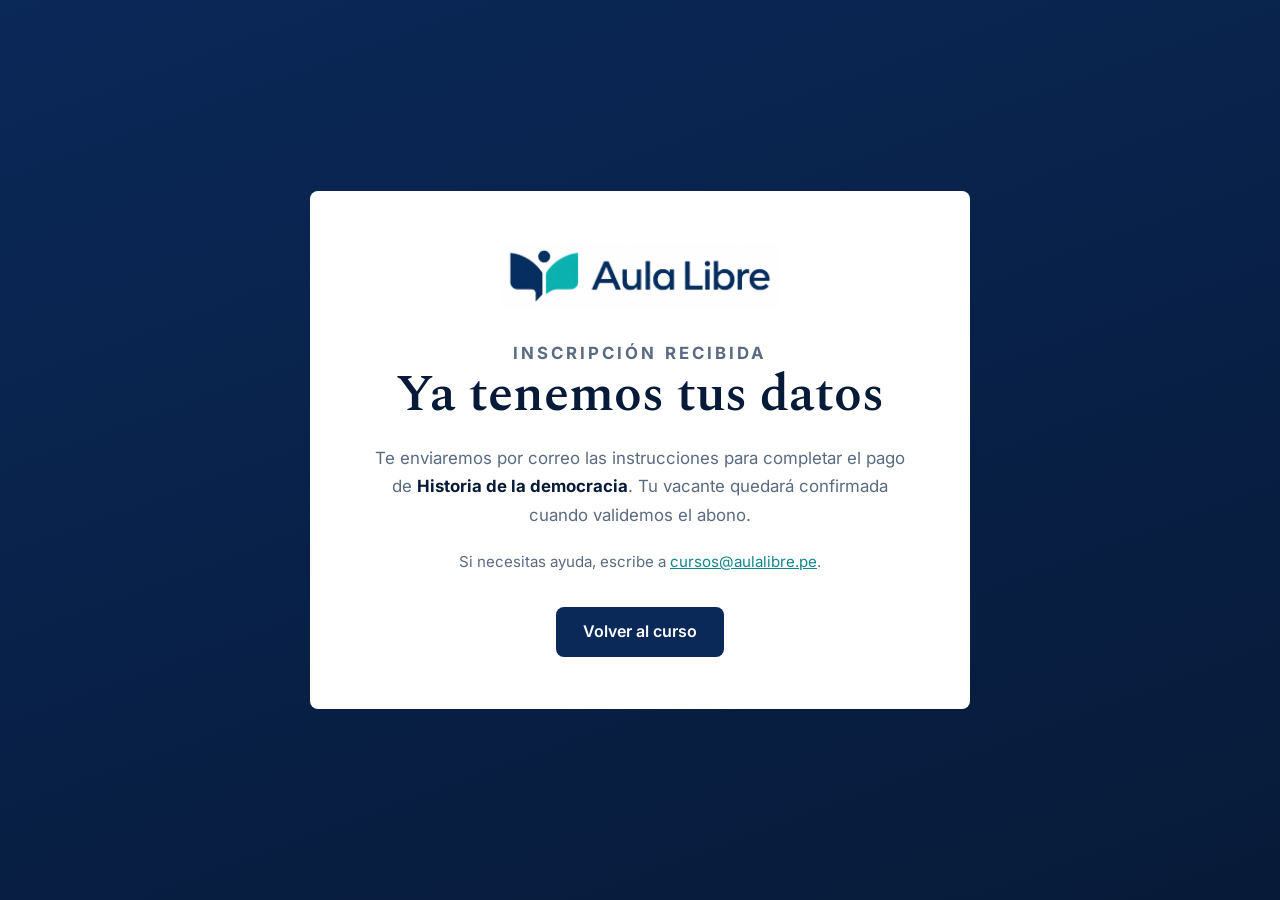
<file: gracias-democracia.html>
<!doctype html>
<html lang="es">
<head>
<meta charset="utf-8">
<meta name="viewport" content="width=device-width, initial-scale=1">
<meta name="robots" content="noindex">
<title>Inscripción recibida | Aula Libre</title>
<link rel="icon" href="assets/favicon-48.png" type="image/png">
<link rel="apple-touch-icon" href="assets/apple-touch-icon.png">
<link rel="preload" href="assets/fonts/spectral-latin-600-normal.woff2" as="font" type="font/woff2" crossorigin>
<link rel="preload" href="assets/fonts/inter-latin-wght-normal.woff2" as="font" type="font/woff2" crossorigin>
<link rel="stylesheet" href="styles.css">
</head>
<body class="thanks-page">
  <main class="thanks-card">
    <picture>
      <source srcset="assets/logo-aula-libre.webp" type="image/webp">
      <img src="assets/logo-aula-libre.png" alt="Aula Libre" width="1148" height="270">
    </picture>
    <p class="eyebrow">Inscripción recibida</p>
    <h1>Ya tenemos tus datos</h1>
    <p>Te enviaremos por correo las instrucciones para completar el pago de <strong>Historia de la democracia</strong>. Tu vacante quedará confirmada cuando validemos el abono.</p>
    <p class="thanks-help">Si necesitas ayuda, escribe a <a href="mailto:cursos@aulalibre.pe">cursos@aulalibre.pe</a>.</p>
    <a class="button button-primary" href="/historia-democracia">Volver al curso</a>
  </main>
</body>
</html>
</file>
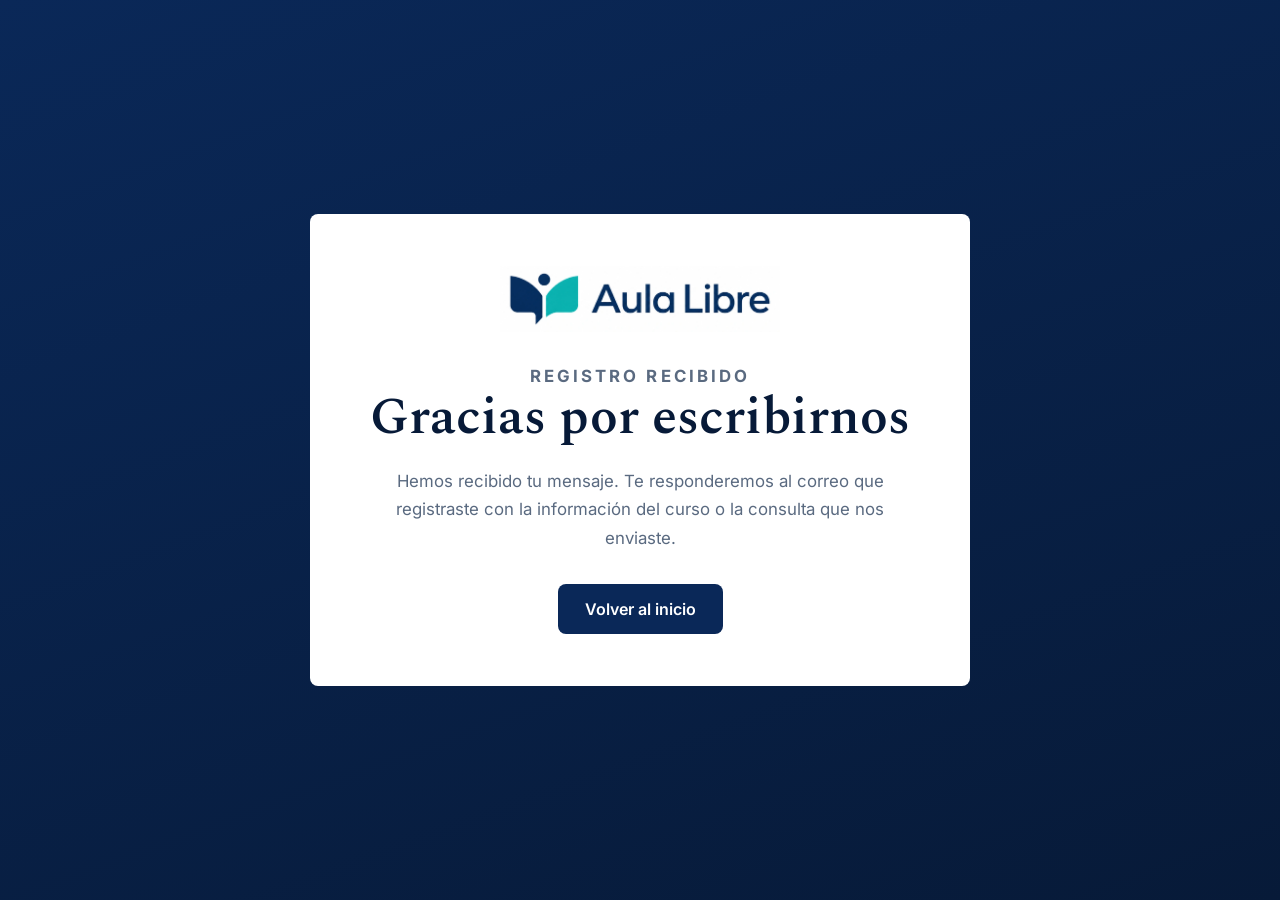
<file: gracias.html>
<!doctype html>
<html lang="es">
<head>
<meta charset="utf-8">
<meta name="viewport" content="width=device-width, initial-scale=1">
<meta name="robots" content="noindex">
<title>Gracias | Aula Libre</title>
<link rel="icon" href="assets/favicon-48.png" type="image/png">
<link rel="apple-touch-icon" href="assets/apple-touch-icon.png">
<link rel="preload" href="assets/fonts/spectral-latin-600-normal.woff2" as="font" type="font/woff2" crossorigin>
<link rel="preload" href="assets/fonts/inter-latin-wght-normal.woff2" as="font" type="font/woff2" crossorigin>
<link rel="stylesheet" href="styles.css">
</head>
<body class="thanks-page">
  <main class="thanks-card">
    <picture>
      <source srcset="assets/logo-aula-libre.webp" type="image/webp">
      <img src="assets/logo-aula-libre.png" alt="Aula Libre" width="1148" height="270">
    </picture>
    <p class="eyebrow">Registro recibido</p>
    <h1>Gracias por escribirnos</h1>
    <p>Hemos recibido tu mensaje. Te responderemos al correo que registraste con la información del curso o la consulta que nos enviaste.</p>
    <a class="button button-primary" href="/">Volver al inicio</a>
  </main>
</body>
</html>
</file>
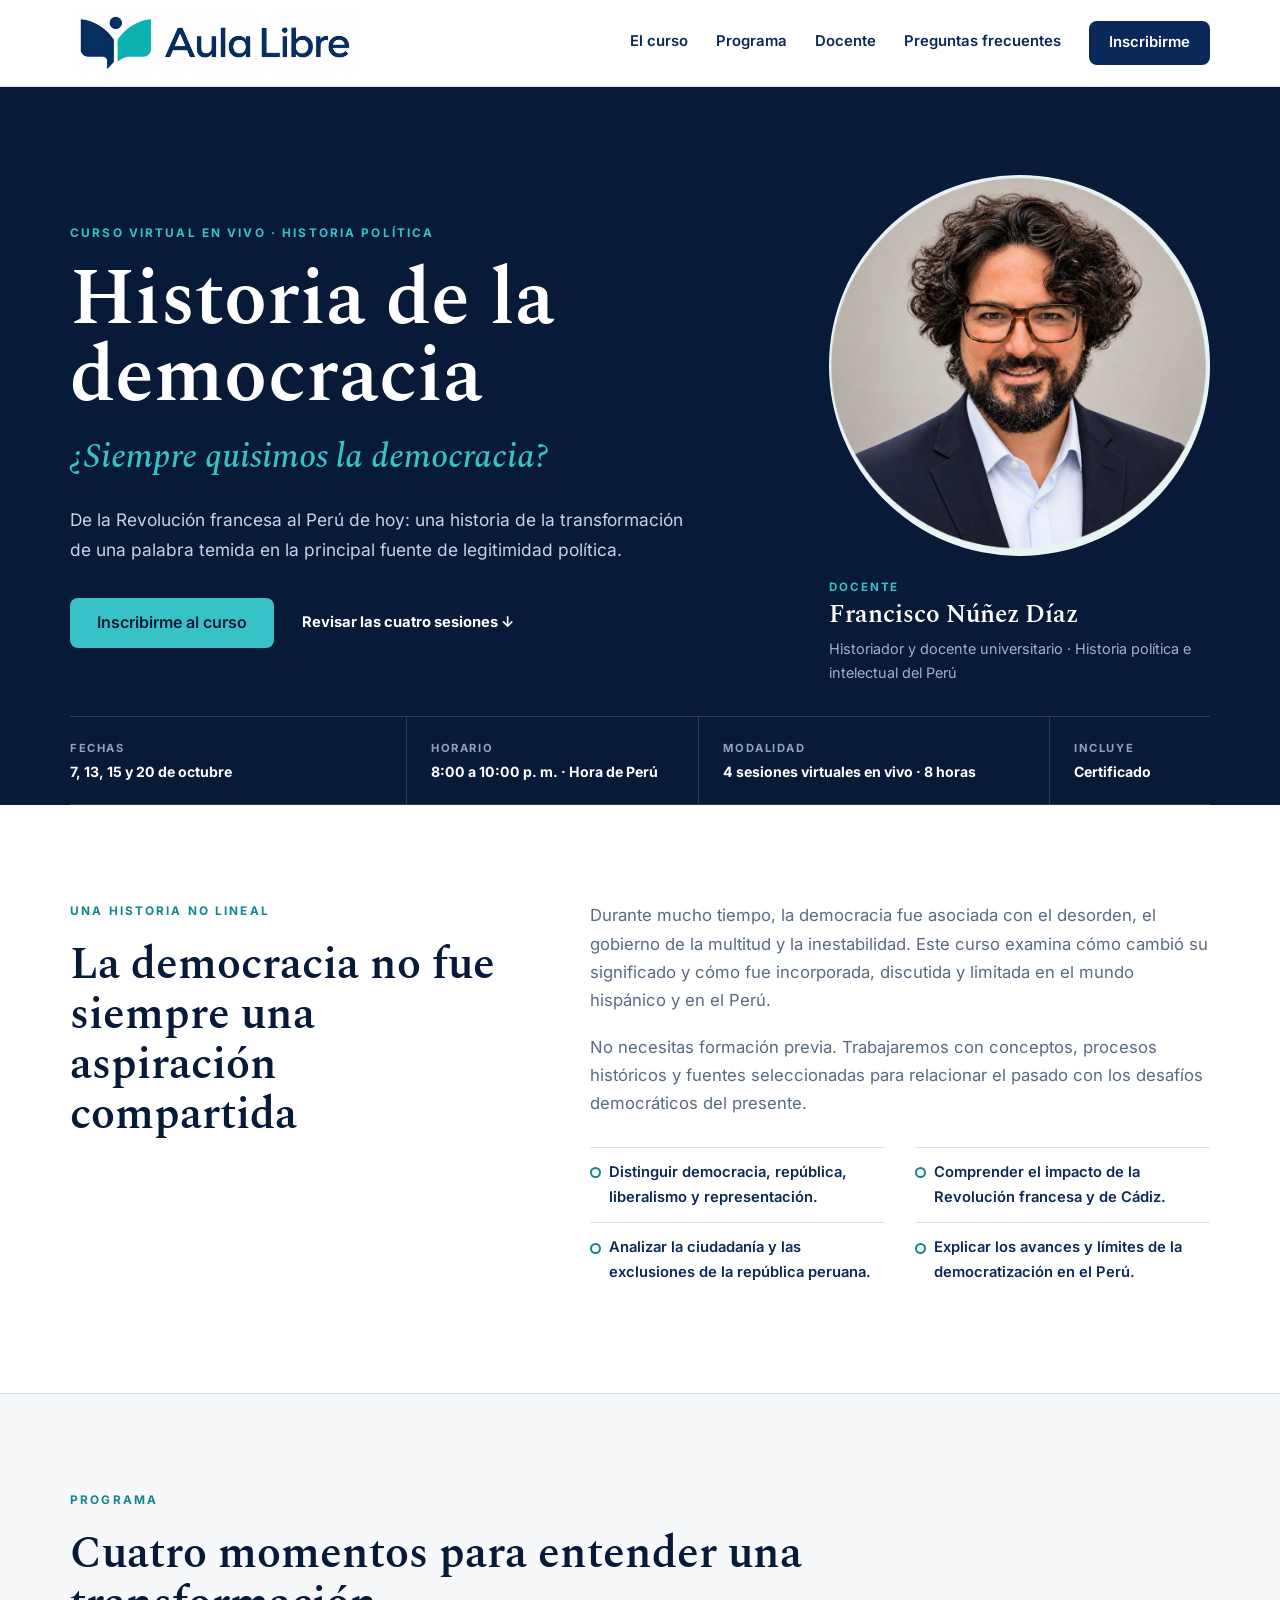
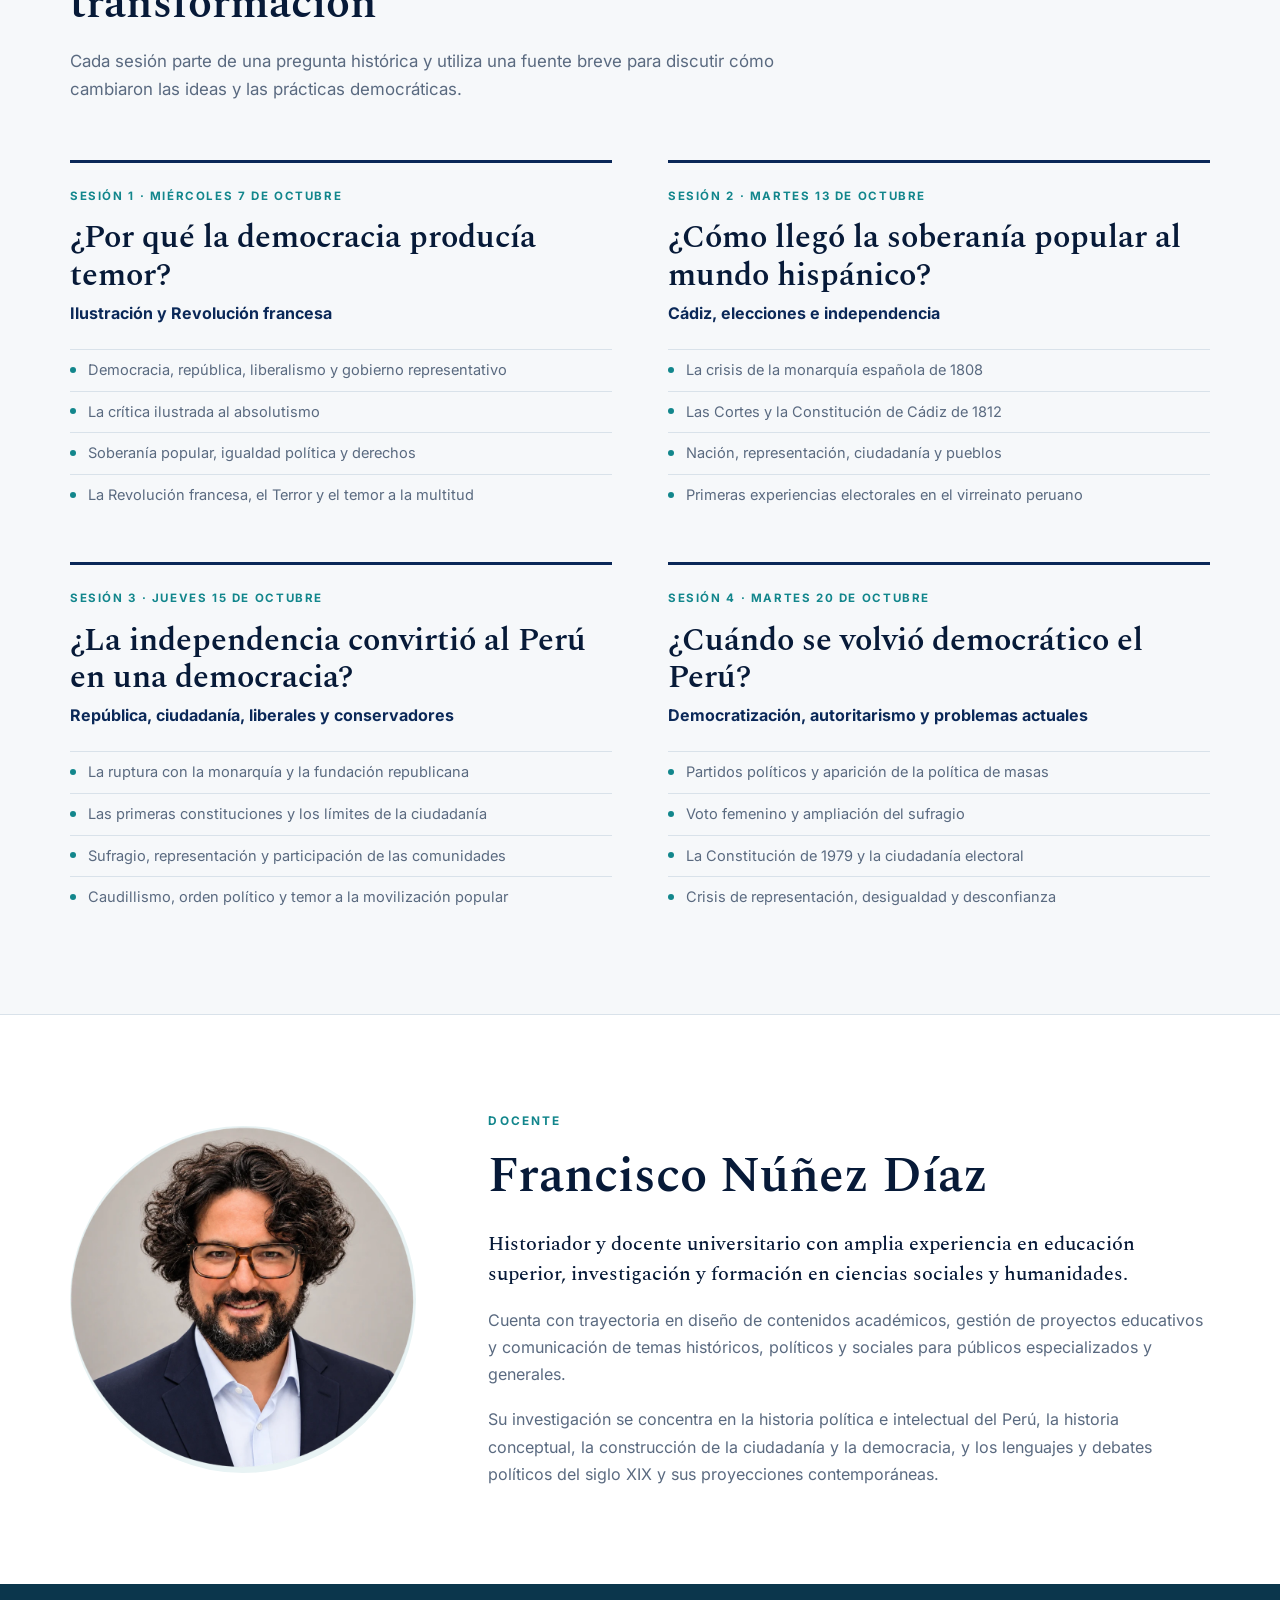
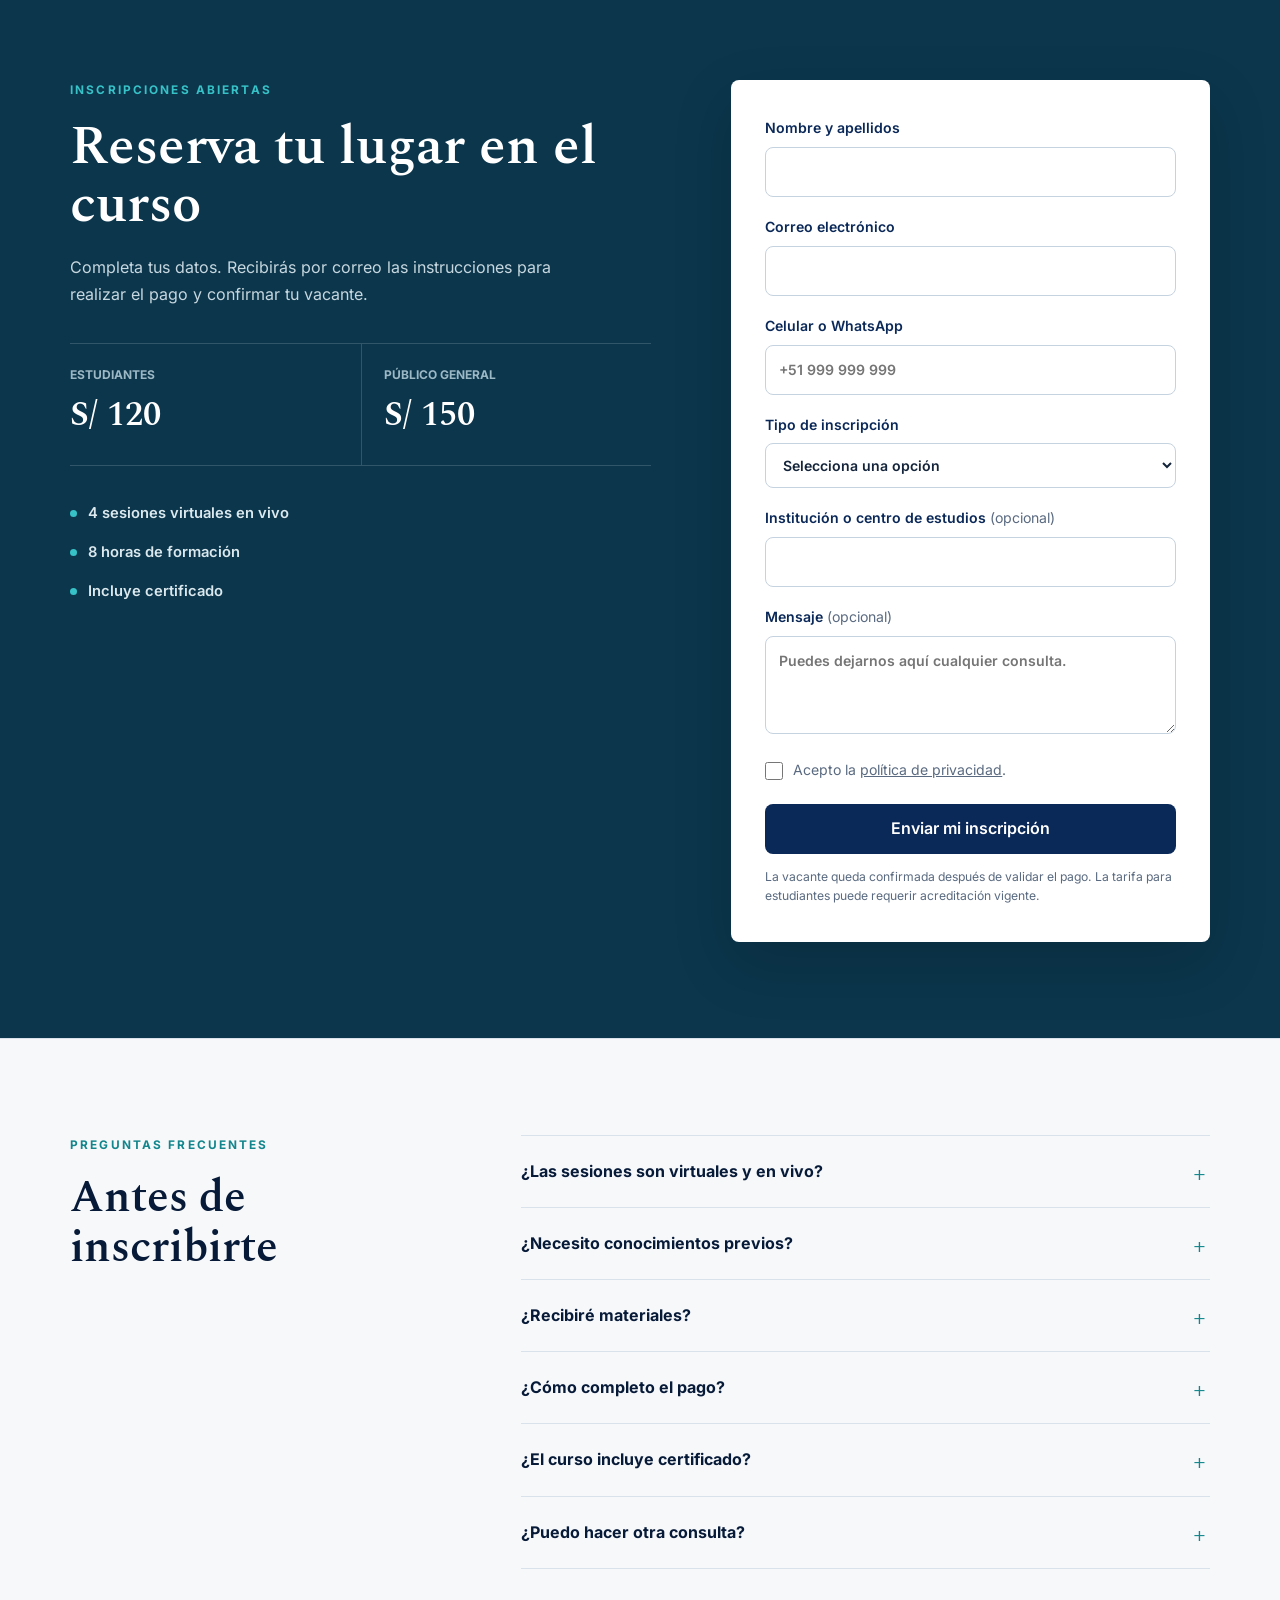
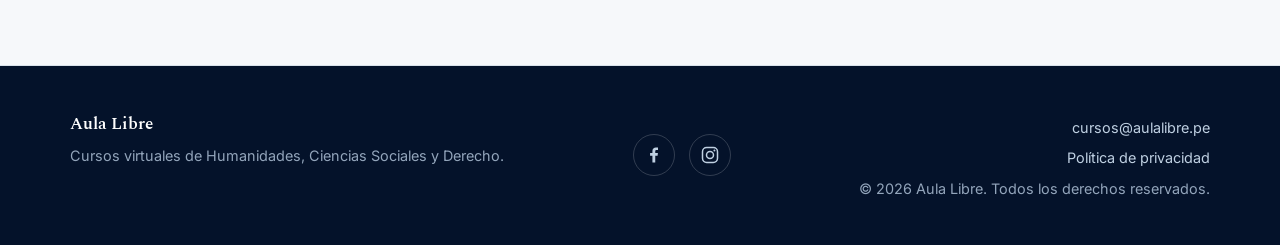
<file: historia-democracia.html>
<!doctype html>
<html lang="es" class="js"><head>
<meta charset="utf-8">
<meta name="viewport" content="width=device-width, initial-scale=1">
<meta name="description" content="Historia de la democracia: curso virtual en vivo de Aula Libre con Francisco Núñez Díaz. Cuatro sesiones, ocho horas y certificado.">
<meta name="theme-color" content="#0a2858">
<link rel="canonical" href="https://aulalibre.pe/historia-democracia">
<meta property="og:type" content="website">
<meta property="og:url" content="https://aulalibre.pe/historia-democracia">
<meta property="og:site_name" content="Aula Libre">
<meta property="og:locale" content="es_PE">
<meta property="og:title" content="Historia de la democracia | Aula Libre">
<meta property="og:description" content="¿Siempre quisimos la democracia? Cuatro sesiones en vivo, de la Revolución francesa al Perú de hoy.">
<meta property="og:image" content="https://aulalibre.pe/assets/curso-democracia-historica-v2.jpg">
<meta property="og:image:width" content="1200">
<meta property="og:image:height" content="675">
<meta name="twitter:card" content="summary_large_image">
<meta name="twitter:title" content="Historia de la democracia | Aula Libre">
<meta name="twitter:description" content="¿Siempre quisimos la democracia? Curso virtual en vivo de historia política.">
<meta name="twitter:image" content="https://aulalibre.pe/assets/curso-democracia-historica-v2.jpg">
<title>Historia de la democracia | Aula Libre</title>
<link rel="icon" href="assets/favicon-48.png" type="image/png">
<link rel="apple-touch-icon" href="assets/apple-touch-icon.png">
<link rel="preload" href="assets/fonts/spectral-latin-600-normal.woff2" as="font" type="font/woff2" crossorigin>
<link rel="preload" href="assets/fonts/inter-latin-wght-normal.woff2" as="font" type="font/woff2" crossorigin>
<link rel="stylesheet" href="styles.css">
<script defer src="script.js"></script>
<script type="application/ld+json">
{
  "@context": "https://schema.org",
  "@type": "Course",
  "name": "Historia de la democracia: ¿Siempre quisimos la democracia?",
  "description": "Curso virtual en vivo de historia política, desde la Revolución francesa y Cádiz hasta los dilemas de la democracia en el Perú actual.",
  "provider": {
    "@type": "EducationalOrganization",
    "name": "Aula Libre",
    "url": "https://aulalibre.pe/"
  },
  "hasCourseInstance": {
    "@type": "CourseInstance",
    "courseMode": "online",
    "courseWorkload": "PT8H",
    "startDate": "2026-10-07",
    "endDate": "2026-10-20",
    "instructor": {
      "@type": "Person",
      "name": "Francisco Núñez Díaz"
    }
  }
}
</script>
</head>
<body class="course-page democracy-course">
<a class="skip-link" href="#contenido">Ir al contenido</a>

<header class="site-header">
  <div class="container header-inner">
    <a class="brand" href="/" aria-label="Aula Libre, página de inicio">
      <picture>
        <source srcset="assets/logo-aula-libre.webp" type="image/webp">
        <img src="assets/logo-aula-libre.png" alt="Logo de Aula Libre" width="1148" height="270">
      </picture>
    </a>
    <button class="menu-button" type="button" aria-controls="main-menu" aria-expanded="false">
      <span class="sr-only">Abrir menú</span><span aria-hidden="true"></span><span aria-hidden="true"></span><span aria-hidden="true"></span>
    </button>
    <nav class="main-nav" id="main-menu" aria-label="Navegación del curso">
      <a href="#presentacion">El curso</a>
      <a href="#programa">Programa</a>
      <a href="#docente">Docente</a>
      <a href="#preguntas">Preguntas frecuentes</a>
      <a class="nav-cta" href="#inscripcion">Inscribirme</a>
    </nav>
  </div>
</header>

<main id="contenido">
  <section class="course-hero" id="presentacion">
    <div class="container course-hero-grid">
      <div class="course-hero-copy">
        <p class="eyebrow eyebrow-light">Curso virtual en vivo · Historia política</p>
        <h1>Historia de la democracia</h1>
        <p class="course-hero-question">¿Siempre quisimos la democracia?</p>
        <p class="course-hero-lead">De la Revolución francesa al Perú de hoy: una historia de la transformación de una palabra temida en la principal fuente de legitimidad política.</p>
        <div class="course-hero-actions">
          <a class="button button-course" href="#inscripcion">Inscribirme al curso</a>
          <a class="course-text-link" href="#programa">Revisar las cuatro sesiones<span aria-hidden="true"> ↓</span></a>
        </div>
      </div>
      <aside class="course-hero-aside" aria-label="Docente del curso">
        <picture class="course-portrait course-portrait-round">
          <source srcset="assets/francisco-nunez.webp" type="image/webp">
          <img src="assets/francisco-nunez.png" alt="Francisco Núñez Díaz, docente del curso" width="900" height="900">
        </picture>
        <p class="course-portrait-label">Docente</p>
        <h2>Francisco Núñez Díaz</h2>
        <p>Historiador y docente universitario · Historia política e intelectual del Perú</p>
      </aside>
    </div>
    <div class="container course-facts" aria-label="Datos principales del curso">
      <div><span>Fechas</span><strong>7, 13, 15 y 20 de octubre</strong></div>
      <div><span>Horario</span><strong>8:00 a 10:00 p. m. · Hora de Perú</strong></div>
      <div><span>Modalidad</span><strong>4 sesiones virtuales en vivo · 8 horas</strong></div>
      <div><span>Incluye</span><strong>Certificado</strong></div>
    </div>
  </section>

  <section class="reveal section course-purpose">
    <div class="container course-purpose-grid">
      <div>
        <p class="eyebrow">Una historia no lineal</p>
        <h2>La democracia no fue siempre una aspiración compartida</h2>
      </div>
      <div class="course-purpose-copy">
        <p>Durante mucho tiempo, la democracia fue asociada con el desorden, el gobierno de la multitud y la inestabilidad. Este curso examina cómo cambió su significado y cómo fue incorporada, discutida y limitada en el mundo hispánico y en el Perú.</p>
        <p>No necesitas formación previa. Trabajaremos con conceptos, procesos históricos y fuentes seleccionadas para relacionar el pasado con los desafíos democráticos del presente.</p>
        <ul class="course-outcomes">
          <li>Distinguir democracia, república, liberalismo y representación.</li>
          <li>Comprender el impacto de la Revolución francesa y de Cádiz.</li>
          <li>Analizar la ciudadanía y las exclusiones de la república peruana.</li>
          <li>Explicar los avances y límites de la democratización en el Perú.</li>
        </ul>
      </div>
    </div>
  </section>

  <section class="reveal section section-paper course-program" id="programa">
    <div class="container">
      <div class="section-head">
        <p class="eyebrow">Programa</p>
        <h2>Cuatro momentos para entender una transformación</h2>
        <p class="section-intro">Cada sesión parte de una pregunta histórica y utiliza una fuente breve para discutir cómo cambiaron las ideas y las prácticas democráticas.</p>
      </div>
      <ol class="session-list">
        <li class="session">
          <div class="session-heading"><span>Sesión 1 · miércoles 7 de octubre</span><h3>¿Por qué la democracia producía temor?</h3><p>Ilustración y Revolución francesa</p></div>
          <ul>
            <li>Democracia, república, liberalismo y gobierno representativo</li>
            <li>La crítica ilustrada al absolutismo</li>
            <li>Soberanía popular, igualdad política y derechos</li>
            <li>La Revolución francesa, el Terror y el temor a la multitud</li>
          </ul>
        </li>
        <li class="session">
          <div class="session-heading"><span>Sesión 2 · martes 13 de octubre</span><h3>¿Cómo llegó la soberanía popular al mundo hispánico?</h3><p>Cádiz, elecciones e independencia</p></div>
          <ul>
            <li>La crisis de la monarquía española de 1808</li>
            <li>Las Cortes y la Constitución de Cádiz de 1812</li>
            <li>Nación, representación, ciudadanía y pueblos</li>
            <li>Primeras experiencias electorales en el virreinato peruano</li>
          </ul>
        </li>
        <li class="session">
          <div class="session-heading"><span>Sesión 3 · jueves 15 de octubre</span><h3>¿La independencia convirtió al Perú en una democracia?</h3><p>República, ciudadanía, liberales y conservadores</p></div>
          <ul>
            <li>La ruptura con la monarquía y la fundación republicana</li>
            <li>Las primeras constituciones y los límites de la ciudadanía</li>
            <li>Sufragio, representación y participación de las comunidades</li>
            <li>Caudillismo, orden político y temor a la movilización popular</li>
          </ul>
        </li>
        <li class="session">
          <div class="session-heading"><span>Sesión 4 · martes 20 de octubre</span><h3>¿Cuándo se volvió democrático el Perú?</h3><p>Democratización, autoritarismo y problemas actuales</p></div>
          <ul>
            <li>Partidos políticos y aparición de la política de masas</li>
            <li>Voto femenino y ampliación del sufragio</li>
            <li>La Constitución de 1979 y la ciudadanía electoral</li>
            <li>Crisis de representación, desigualdad y desconfianza</li>
          </ul>
        </li>
      </ol>
    </div>
  </section>

  <section class="reveal section course-teacher" id="docente">
    <div class="container course-teacher-grid">
      <picture class="course-teacher-photo course-teacher-photo-round">
        <source srcset="assets/francisco-nunez.webp" type="image/webp">
        <img src="assets/francisco-nunez.png" alt="Retrato de Francisco Núñez Díaz" loading="lazy" width="900" height="900">
      </picture>
      <div>
        <p class="eyebrow">Docente</p>
        <h2>Francisco Núñez Díaz</h2>
        <p class="teacher-lead">Historiador y docente universitario con amplia experiencia en educación superior, investigación y formación en ciencias sociales y humanidades.</p>
        <p>Cuenta con trayectoria en diseño de contenidos académicos, gestión de proyectos educativos y comunicación de temas históricos, políticos y sociales para públicos especializados y generales.</p>
        <p>Su investigación se concentra en la historia política e intelectual del Perú, la historia conceptual, la construcción de la ciudadanía y la democracia, y los lenguajes y debates políticos del siglo XIX y sus proyecciones contemporáneas.</p>
      </div>
    </div>
  </section>

  <section class="reveal course-enrollment" id="inscripcion">
    <div class="container enrollment-grid">
      <div class="enrollment-copy">
        <p class="eyebrow eyebrow-light">Inscripciones abiertas</p>
        <h2>Reserva tu lugar en el curso</h2>
        <p>Completa tus datos. Recibirás por correo las instrucciones para realizar el pago y confirmar tu vacante.</p>
        <div class="price-list" aria-label="Precios del curso">
          <div><span>Estudiantes</span><strong>S/ 120</strong></div>
          <div><span>Público general</span><strong>S/ 150</strong></div>
        </div>
        <ul class="enrollment-notes">
          <li>4 sesiones virtuales en vivo</li>
          <li>8 horas de formación</li>
          <li>Incluye certificado</li>
        </ul>
      </div>
      <form action="/gracias-democracia" class="contact-form enrollment-form" method="POST" name="inscripcion-historia-democracia" data-netlify="true" netlify-honeypot="campo-trampa">
        <input type="hidden" name="form-name" value="inscripcion-historia-democracia">
        <input type="hidden" name="curso" value="Historia de la democracia">
        <p class="hidden-field"><label>No completes este campo: <input name="campo-trampa"></label></p>
        <label>Nombre y apellidos<input type="text" name="nombre" autocomplete="name" required></label>
        <label>Correo electrónico<input type="email" name="correo" autocomplete="email" required></label>
        <label>Celular o WhatsApp<input type="tel" name="celular" autocomplete="tel" inputmode="tel" placeholder="+51 999 999 999" required></label>
        <label>Tipo de inscripción<select name="tipo_participante" required><option value="">Selecciona una opción</option><option value="Estudiante - S/ 120">Estudiante · S/ 120</option><option value="Público general - S/ 150">Público general · S/ 150</option></select></label>
        <label>Institución o centro de estudios <span>(opcional)</span><input type="text" name="institucion" autocomplete="organization"></label>
        <label>Mensaje <span>(opcional)</span><textarea name="mensaje" rows="3" placeholder="Puedes dejarnos aquí cualquier consulta."></textarea></label>
        <label class="form-check"><input type="checkbox" name="privacidad" value="Aceptada" required><span>Acepto la <a href="/privacidad" target="_blank" rel="noopener">política de privacidad</a>.</span></label>
        <button class="button button-form" type="submit">Enviar mi inscripción</button>
        <p class="form-note">La vacante queda confirmada después de validar el pago. La tarifa para estudiantes puede requerir acreditación vigente.</p>
      </form>
    </div>
  </section>

  <section class="reveal section section-paper course-faq" id="preguntas">
    <div class="container faq-grid">
      <div>
        <p class="eyebrow">Preguntas frecuentes</p>
        <h2>Antes de inscribirte</h2>
      </div>
      <div class="faq-list">
        <details><summary>¿Las sesiones son virtuales y en vivo?</summary><p>Sí. Las cuatro sesiones se realizan en línea y en tiempo real, con espacio para preguntas, análisis de fuentes y conversación.</p></details>
        <details><summary>¿Necesito conocimientos previos?</summary><p>No. El curso está dirigido a estudiantes, profesionales, docentes y público general interesado en la historia política y la democracia.</p></details>
        <details><summary>¿Recibiré materiales?</summary><p>Sí. El docente seleccionará lecturas y fuentes breves para acompañar el desarrollo de las sesiones.</p></details>
        <details><summary>¿Cómo completo el pago?</summary><p>Después de enviar el formulario recibirás por correo las instrucciones de pago. Tu vacante se confirma una vez validado el abono.</p></details>
        <details><summary>¿El curso incluye certificado?</summary><p>Sí. El curso incluye certificado para quienes cumplan los requisitos de participación.</p></details>
        <details><summary>¿Puedo hacer otra consulta?</summary><p>Escríbenos a <a href="mailto:cursos@aulalibre.pe?subject=Consulta%20sobre%20Historia%20de%20la%20democracia">cursos@aulalibre.pe</a>.</p></details>
      </div>
    </div>
  </section>
</main>

<footer class="site-footer">
  <div class="container footer-grid">
    <div><strong>Aula Libre</strong><p>Cursos virtuales de Humanidades, Ciencias Sociales y Derecho.</p></div>
    <div class="footer-social">
      <a href="https://www.facebook.com/aulalibrepe" aria-label="Aula Libre en Facebook"><svg viewBox="0 0 24 24" width="20" height="20" fill="currentColor" aria-hidden="true"><path d="M13.5 21v-8.2h2.8l.4-3.2h-3.2V7.5c0-.9.3-1.6 1.6-1.6h1.7V3.1c-.3 0-1.3-.1-2.5-.1-2.5 0-4.2 1.5-4.2 4.3v2.3H7.3v3.2h2.8V21h3.4z"></path></svg></a>
      <a href="https://www.instagram.com/aulalibrepe" aria-label="Aula Libre en Instagram"><svg viewBox="0 0 24 24" width="20" height="20" fill="none" stroke="currentColor" stroke-width="1.8" aria-hidden="true"><rect x="3" y="3" width="18" height="18" rx="5"></rect><circle cx="12" cy="12" r="4.2"></circle><circle cx="17.3" cy="6.7" r="1.2" fill="currentColor" stroke="none"></circle></svg></a>
    </div>
    <div class="footer-contact">
      <p><a href="mailto:cursos@aulalibre.pe">cursos@aulalibre.pe</a></p>
      <p><a href="/privacidad">Política de privacidad</a></p>
      <p>© 2026 Aula Libre. Todos los derechos reservados.</p>
    </div>
  </div>
</footer>
</body></html>
</file>
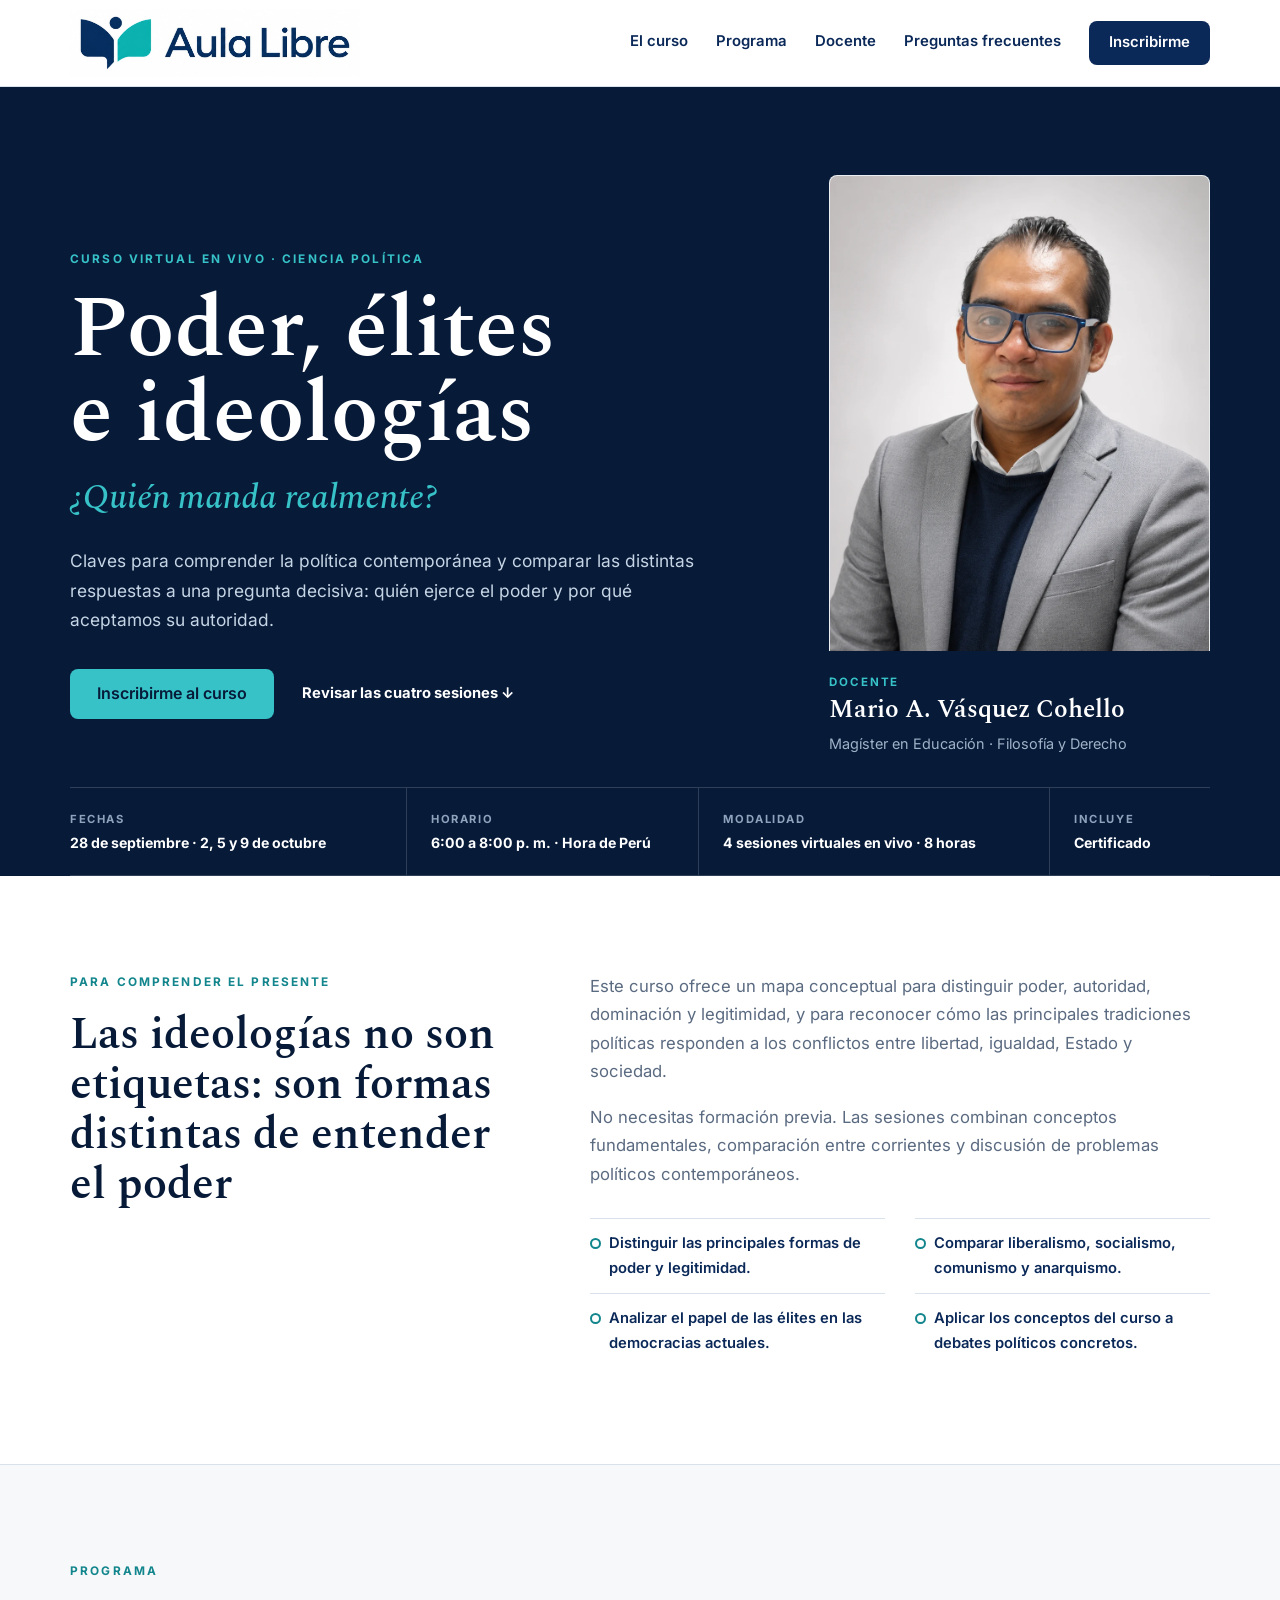
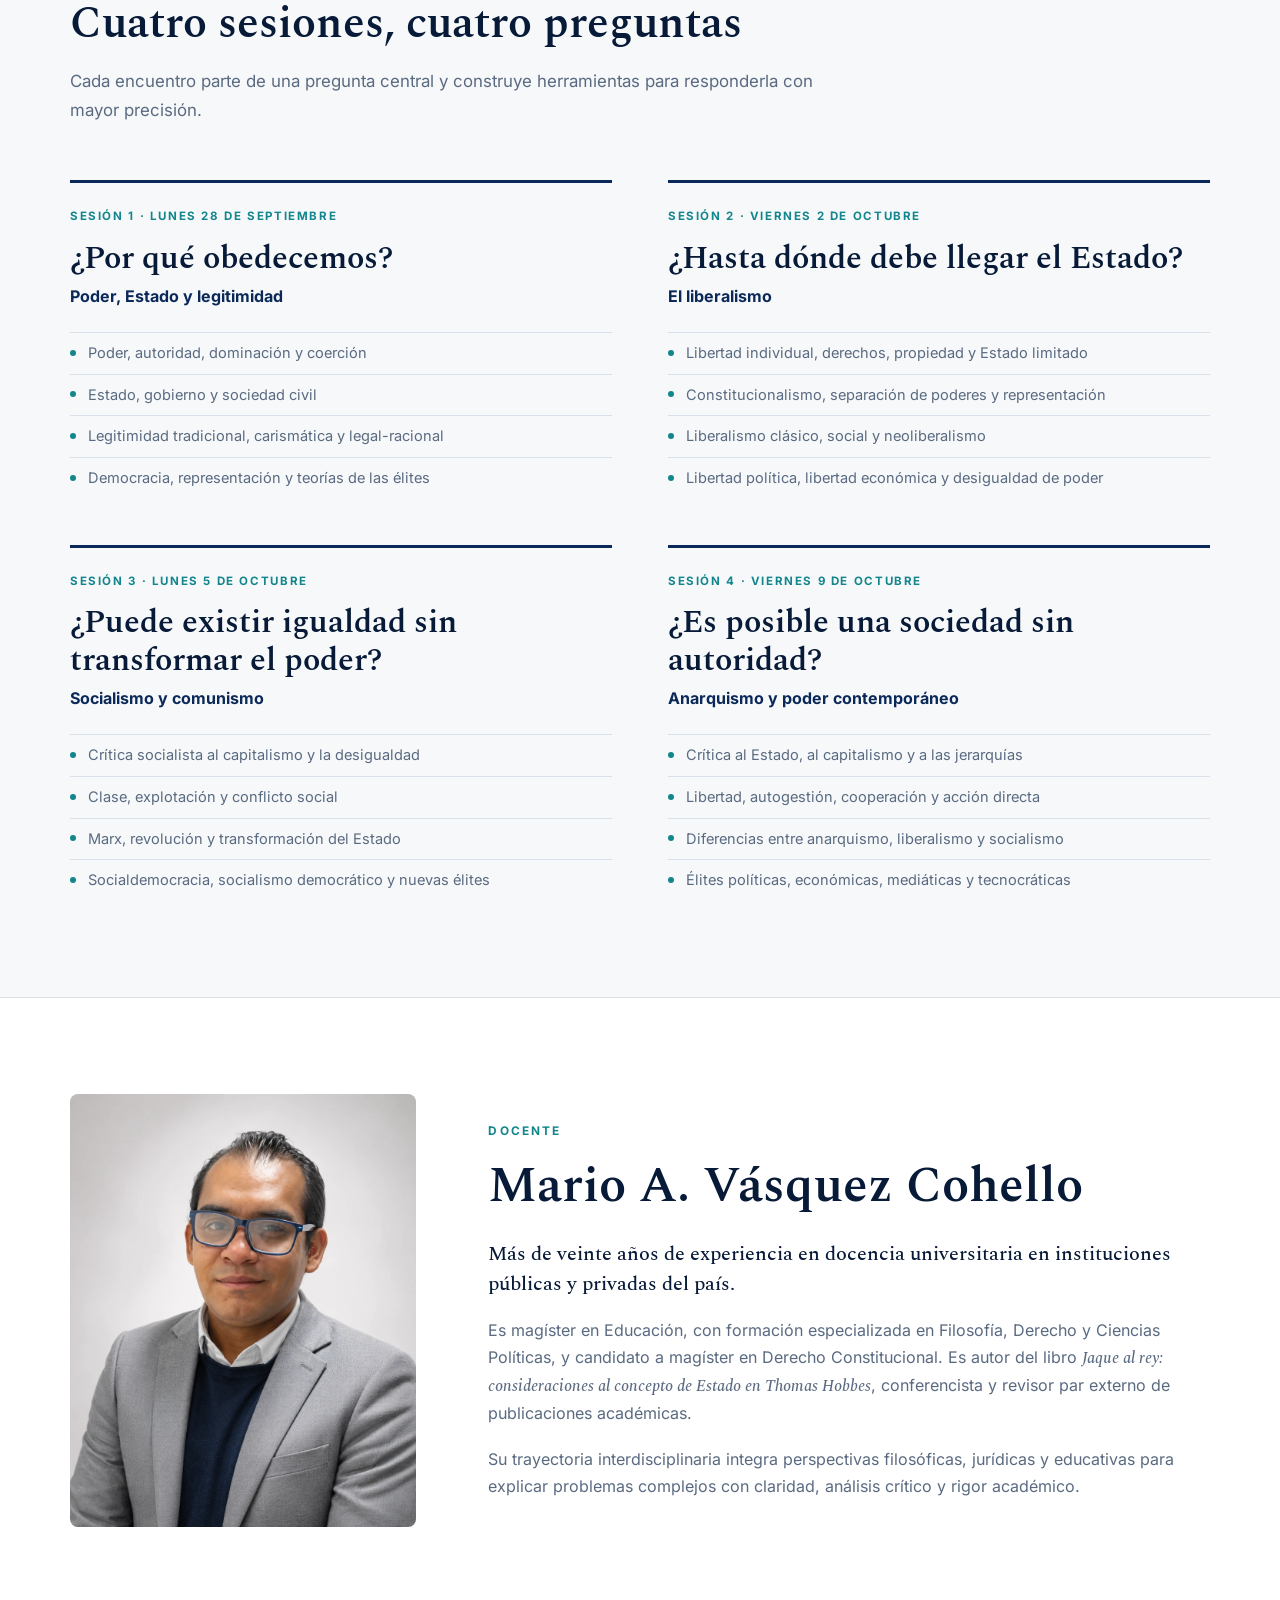
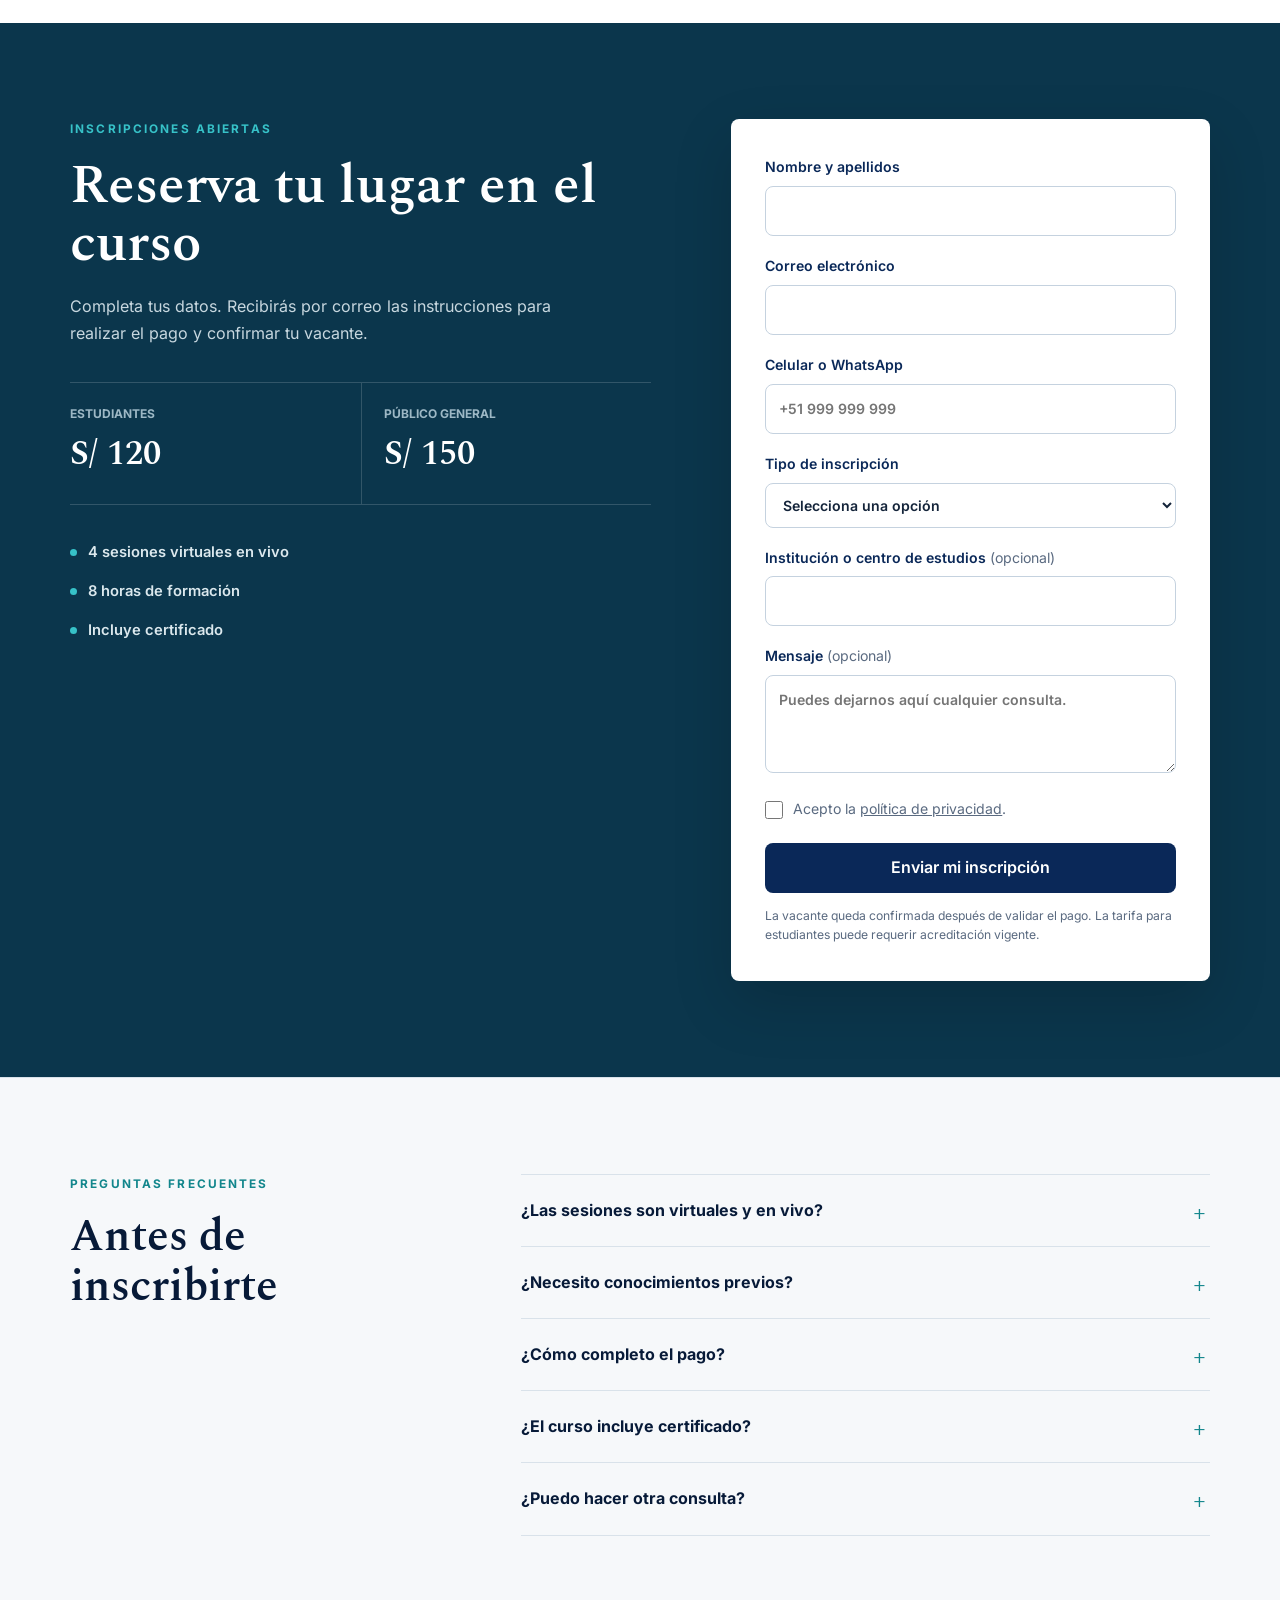
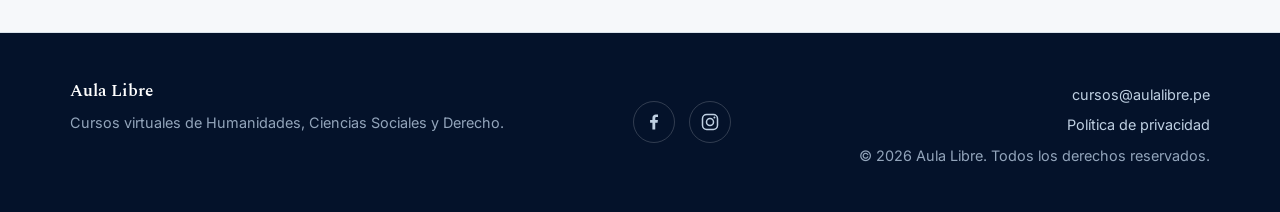
<file: poder-elites-ideologias.html>
<!doctype html>
<html lang="es" class="js"><head>
<meta charset="utf-8">
<meta name="viewport" content="width=device-width, initial-scale=1">
<meta name="description" content="Poder, élites e ideologías: curso virtual en vivo de Aula Libre con Mario A. Vásquez Cohello. Cuatro sesiones, ocho horas y certificado.">
<meta name="theme-color" content="#0a2858">
<link rel="canonical" href="https://aulalibre.pe/poder-elites-ideologias">
<meta property="og:type" content="website">
<meta property="og:url" content="https://aulalibre.pe/poder-elites-ideologias">
<meta property="og:site_name" content="Aula Libre">
<meta property="og:locale" content="es_PE">
<meta property="og:title" content="Poder, élites e ideologías | Aula Libre">
<meta property="og:description" content="¿Quién manda realmente? Cuatro sesiones en vivo para comprender la política contemporánea.">
<meta property="og:image" content="https://aulalibre.pe/assets/aula-libre-social.png">
<meta property="og:image:width" content="1200">
<meta property="og:image:height" content="630">
<meta name="twitter:card" content="summary_large_image">
<meta name="twitter:title" content="Poder, élites e ideologías | Aula Libre">
<meta name="twitter:description" content="¿Quién manda realmente? Curso virtual en vivo de ciencia política.">
<meta name="twitter:image" content="https://aulalibre.pe/assets/aula-libre-social.png">
<title>Poder, élites e ideologías | Aula Libre</title>
<link rel="icon" href="assets/favicon-48.png" type="image/png">
<link rel="apple-touch-icon" href="assets/apple-touch-icon.png">
<link rel="preload" href="assets/fonts/spectral-latin-600-normal.woff2" as="font" type="font/woff2" crossorigin>
<link rel="preload" href="assets/fonts/inter-latin-wght-normal.woff2" as="font" type="font/woff2" crossorigin>
<link rel="stylesheet" href="styles.css">
<script defer src="script.js"></script>
<script type="application/ld+json">
{
  "@context": "https://schema.org",
  "@type": "Course",
  "name": "Poder, élites e ideologías: ¿Quién manda realmente?",
  "description": "Curso virtual en vivo de ciencia política sobre poder, legitimidad, élites, liberalismo, socialismo, comunismo y anarquismo.",
  "provider": {
    "@type": "EducationalOrganization",
    "name": "Aula Libre",
    "url": "https://aulalibre.pe/"
  },
  "hasCourseInstance": {
    "@type": "CourseInstance",
    "courseMode": "online",
    "courseWorkload": "PT8H",
    "startDate": "2026-09-28",
    "endDate": "2026-10-09",
    "instructor": {
      "@type": "Person",
      "name": "Mario A. Vásquez Cohello"
    }
  }
}
</script>
</head>
<body class="course-page">
<a class="skip-link" href="#contenido">Ir al contenido</a>

<header class="site-header">
  <div class="container header-inner">
    <a class="brand" href="/" aria-label="Aula Libre, página de inicio">
      <picture>
        <source srcset="assets/logo-aula-libre.webp" type="image/webp">
        <img src="assets/logo-aula-libre.png" alt="Logo de Aula Libre" width="1148" height="270">
      </picture>
    </a>
    <button class="menu-button" type="button" aria-controls="main-menu" aria-expanded="false">
      <span class="sr-only">Abrir menú</span><span aria-hidden="true"></span><span aria-hidden="true"></span><span aria-hidden="true"></span>
    </button>
    <nav class="main-nav" id="main-menu" aria-label="Navegación del curso">
      <a href="#presentacion">El curso</a>
      <a href="#programa">Programa</a>
      <a href="#docente">Docente</a>
      <a href="#preguntas">Preguntas frecuentes</a>
      <a class="nav-cta" href="#inscripcion">Inscribirme</a>
    </nav>
  </div>
</header>

<main id="contenido">
  <section class="course-hero" id="presentacion">
    <div class="container course-hero-grid">
      <div class="course-hero-copy">
        <p class="eyebrow eyebrow-light">Curso virtual en vivo · Ciencia política</p>
        <h1>Poder, élites e ideologías</h1>
        <p class="course-hero-question">¿Quién manda realmente?</p>
        <p class="course-hero-lead">Claves para comprender la política contemporánea y comparar las distintas respuestas a una pregunta decisiva: quién ejerce el poder y por qué aceptamos su autoridad.</p>
        <div class="course-hero-actions">
          <a class="button button-course" href="#inscripcion">Inscribirme al curso</a>
          <a class="course-text-link" href="#programa">Revisar las cuatro sesiones<span aria-hidden="true"> ↓</span></a>
        </div>
      </div>
      <aside class="course-hero-aside" aria-label="Docente del curso">
        <picture class="course-portrait">
          <source srcset="assets/mario-vasquez.webp" type="image/webp">
          <img src="assets/mario-vasquez.jpg" alt="Mario A. Vásquez Cohello, docente del curso" width="900" height="1125">
        </picture>
        <p class="course-portrait-label">Docente</p>
        <h2>Mario A. Vásquez Cohello</h2>
        <p>Magíster en Educación · Filosofía y Derecho</p>
      </aside>
    </div>
    <div class="container course-facts" aria-label="Datos principales del curso">
      <div><span>Fechas</span><strong>28 de septiembre · 2, 5 y 9 de octubre</strong></div>
      <div><span>Horario</span><strong>6:00 a 8:00 p. m. · Hora de Perú</strong></div>
      <div><span>Modalidad</span><strong>4 sesiones virtuales en vivo · 8 horas</strong></div>
      <div><span>Incluye</span><strong>Certificado</strong></div>
    </div>
  </section>

  <section class="reveal section course-purpose">
    <div class="container course-purpose-grid">
      <div>
        <p class="eyebrow">Para comprender el presente</p>
        <h2>Las ideologías no son etiquetas: son formas distintas de entender el poder</h2>
      </div>
      <div class="course-purpose-copy">
        <p>Este curso ofrece un mapa conceptual para distinguir poder, autoridad, dominación y legitimidad, y para reconocer cómo las principales tradiciones políticas responden a los conflictos entre libertad, igualdad, Estado y sociedad.</p>
        <p>No necesitas formación previa. Las sesiones combinan conceptos fundamentales, comparación entre corrientes y discusión de problemas políticos contemporáneos.</p>
        <ul class="course-outcomes">
          <li>Distinguir las principales formas de poder y legitimidad.</li>
          <li>Comparar liberalismo, socialismo, comunismo y anarquismo.</li>
          <li>Analizar el papel de las élites en las democracias actuales.</li>
          <li>Aplicar los conceptos del curso a debates políticos concretos.</li>
        </ul>
      </div>
    </div>
  </section>

  <section class="reveal section section-paper course-program" id="programa">
    <div class="container">
      <div class="section-head">
        <p class="eyebrow">Programa</p>
        <h2>Cuatro sesiones, cuatro preguntas</h2>
        <p class="section-intro">Cada encuentro parte de una pregunta central y construye herramientas para responderla con mayor precisión.</p>
      </div>
      <ol class="session-list">
        <li class="session">
          <div class="session-heading"><span>Sesión 1 · lunes 28 de septiembre</span><h3>¿Por qué obedecemos?</h3><p>Poder, Estado y legitimidad</p></div>
          <ul>
            <li>Poder, autoridad, dominación y coerción</li>
            <li>Estado, gobierno y sociedad civil</li>
            <li>Legitimidad tradicional, carismática y legal-racional</li>
            <li>Democracia, representación y teorías de las élites</li>
          </ul>
        </li>
        <li class="session">
          <div class="session-heading"><span>Sesión 2 · viernes 2 de octubre</span><h3>¿Hasta dónde debe llegar el Estado?</h3><p>El liberalismo</p></div>
          <ul>
            <li>Libertad individual, derechos, propiedad y Estado limitado</li>
            <li>Constitucionalismo, separación de poderes y representación</li>
            <li>Liberalismo clásico, social y neoliberalismo</li>
            <li>Libertad política, libertad económica y desigualdad de poder</li>
          </ul>
        </li>
        <li class="session">
          <div class="session-heading"><span>Sesión 3 · lunes 5 de octubre</span><h3>¿Puede existir igualdad sin transformar el poder?</h3><p>Socialismo y comunismo</p></div>
          <ul>
            <li>Crítica socialista al capitalismo y la desigualdad</li>
            <li>Clase, explotación y conflicto social</li>
            <li>Marx, revolución y transformación del Estado</li>
            <li>Socialdemocracia, socialismo democrático y nuevas élites</li>
          </ul>
        </li>
        <li class="session">
          <div class="session-heading"><span>Sesión 4 · viernes 9 de octubre</span><h3>¿Es posible una sociedad sin autoridad?</h3><p>Anarquismo y poder contemporáneo</p></div>
          <ul>
            <li>Crítica al Estado, al capitalismo y a las jerarquías</li>
            <li>Libertad, autogestión, cooperación y acción directa</li>
            <li>Diferencias entre anarquismo, liberalismo y socialismo</li>
            <li>Élites políticas, económicas, mediáticas y tecnocráticas</li>
          </ul>
        </li>
      </ol>
    </div>
  </section>

  <section class="reveal section course-teacher" id="docente">
    <div class="container course-teacher-grid">
      <picture class="course-teacher-photo">
        <source srcset="assets/mario-vasquez.webp" type="image/webp">
        <img src="assets/mario-vasquez.jpg" alt="Retrato de Mario A. Vásquez Cohello" loading="lazy" width="900" height="1125">
      </picture>
      <div>
        <p class="eyebrow">Docente</p>
        <h2>Mario A. Vásquez Cohello</h2>
        <p class="teacher-lead">Más de veinte años de experiencia en docencia universitaria en instituciones públicas y privadas del país.</p>
        <p>Es magíster en Educación, con formación especializada en Filosofía, Derecho y Ciencias Políticas, y candidato a magíster en Derecho Constitucional. Es autor del libro <cite>Jaque al rey: consideraciones al concepto de Estado en Thomas Hobbes</cite>, conferencista y revisor par externo de publicaciones académicas.</p>
        <p>Su trayectoria interdisciplinaria integra perspectivas filosóficas, jurídicas y educativas para explicar problemas complejos con claridad, análisis crítico y rigor académico.</p>
      </div>
    </div>
  </section>

  <section class="reveal course-enrollment" id="inscripcion">
    <div class="container enrollment-grid">
      <div class="enrollment-copy">
        <p class="eyebrow eyebrow-light">Inscripciones abiertas</p>
        <h2>Reserva tu lugar en el curso</h2>
        <p>Completa tus datos. Recibirás por correo las instrucciones para realizar el pago y confirmar tu vacante.</p>
        <div class="price-list" aria-label="Precios del curso">
          <div><span>Estudiantes</span><strong>S/ 120</strong></div>
          <div><span>Público general</span><strong>S/ 150</strong></div>
        </div>
        <ul class="enrollment-notes">
          <li>4 sesiones virtuales en vivo</li>
          <li>8 horas de formación</li>
          <li>Incluye certificado</li>
        </ul>
      </div>
      <form action="/gracias-curso" class="contact-form enrollment-form" method="POST" name="inscripcion-poder-elites" data-netlify="true" netlify-honeypot="campo-trampa">
        <input type="hidden" name="form-name" value="inscripcion-poder-elites">
        <input type="hidden" name="curso" value="Poder, élites e ideologías">
        <p class="hidden-field"><label>No completes este campo: <input name="campo-trampa"></label></p>
        <label>Nombre y apellidos<input type="text" name="nombre" autocomplete="name" required></label>
        <label>Correo electrónico<input type="email" name="correo" autocomplete="email" required></label>
        <label>Celular o WhatsApp<input type="tel" name="celular" autocomplete="tel" inputmode="tel" placeholder="+51 999 999 999" required></label>
        <label>Tipo de inscripción<select name="tipo_participante" required><option value="">Selecciona una opción</option><option value="Estudiante - S/ 120">Estudiante · S/ 120</option><option value="Público general - S/ 150">Público general · S/ 150</option></select></label>
        <label>Institución o centro de estudios <span>(opcional)</span><input type="text" name="institucion" autocomplete="organization"></label>
        <label>Mensaje <span>(opcional)</span><textarea name="mensaje" rows="3" placeholder="Puedes dejarnos aquí cualquier consulta."></textarea></label>
        <label class="form-check"><input type="checkbox" name="privacidad" value="Aceptada" required><span>Acepto la <a href="/privacidad" target="_blank" rel="noopener">política de privacidad</a>.</span></label>
        <button class="button button-form" type="submit">Enviar mi inscripción</button>
        <p class="form-note">La vacante queda confirmada después de validar el pago. La tarifa para estudiantes puede requerir acreditación vigente.</p>
      </form>
    </div>
  </section>

  <section class="reveal section section-paper course-faq" id="preguntas">
    <div class="container faq-grid">
      <div>
        <p class="eyebrow">Preguntas frecuentes</p>
        <h2>Antes de inscribirte</h2>
      </div>
      <div class="faq-list">
        <details><summary>¿Las sesiones son virtuales y en vivo?</summary><p>Sí. Las cuatro sesiones se realizan en línea y en tiempo real, con espacio para preguntas y conversación.</p></details>
        <details><summary>¿Necesito conocimientos previos?</summary><p>No. El curso está dirigido a estudiantes, profesionales y público general interesado en comprender la política contemporánea.</p></details>
        <details><summary>¿Cómo completo el pago?</summary><p>Después de enviar el formulario recibirás por correo las instrucciones de pago. Tu vacante se confirma una vez validado el abono.</p></details>
        <details><summary>¿El curso incluye certificado?</summary><p>Sí. El curso incluye certificado para quienes cumplan los requisitos de participación.</p></details>
        <details><summary>¿Puedo hacer otra consulta?</summary><p>Escríbenos a <a href="mailto:cursos@aulalibre.pe?subject=Consulta%20sobre%20Poder%2C%20%C3%A9lites%20e%20ideolog%C3%ADas">cursos@aulalibre.pe</a>.</p></details>
      </div>
    </div>
  </section>
</main>

<footer class="site-footer">
  <div class="container footer-grid">
    <div><strong>Aula Libre</strong><p>Cursos virtuales de Humanidades, Ciencias Sociales y Derecho.</p></div>
    <div class="footer-social">
      <a href="https://www.facebook.com/aulalibrepe" aria-label="Aula Libre en Facebook"><svg viewBox="0 0 24 24" width="20" height="20" fill="currentColor" aria-hidden="true"><path d="M13.5 21v-8.2h2.8l.4-3.2h-3.2V7.5c0-.9.3-1.6 1.6-1.6h1.7V3.1c-.3 0-1.3-.1-2.5-.1-2.5 0-4.2 1.5-4.2 4.3v2.3H7.3v3.2h2.8V21h3.4z"></path></svg></a>
      <a href="https://www.instagram.com/aulalibrepe" aria-label="Aula Libre en Instagram"><svg viewBox="0 0 24 24" width="20" height="20" fill="none" stroke="currentColor" stroke-width="1.8" aria-hidden="true"><rect x="3" y="3" width="18" height="18" rx="5"></rect><circle cx="12" cy="12" r="4.2"></circle><circle cx="17.3" cy="6.7" r="1.2" fill="currentColor" stroke="none"></circle></svg></a>
    </div>
    <div class="footer-contact">
      <p><a href="mailto:cursos@aulalibre.pe">cursos@aulalibre.pe</a></p>
      <p><a href="/privacidad">Política de privacidad</a></p>
      <p>© 2026 Aula Libre. Todos los derechos reservados.</p>
    </div>
  </div>
</footer>
</body></html>
</file>
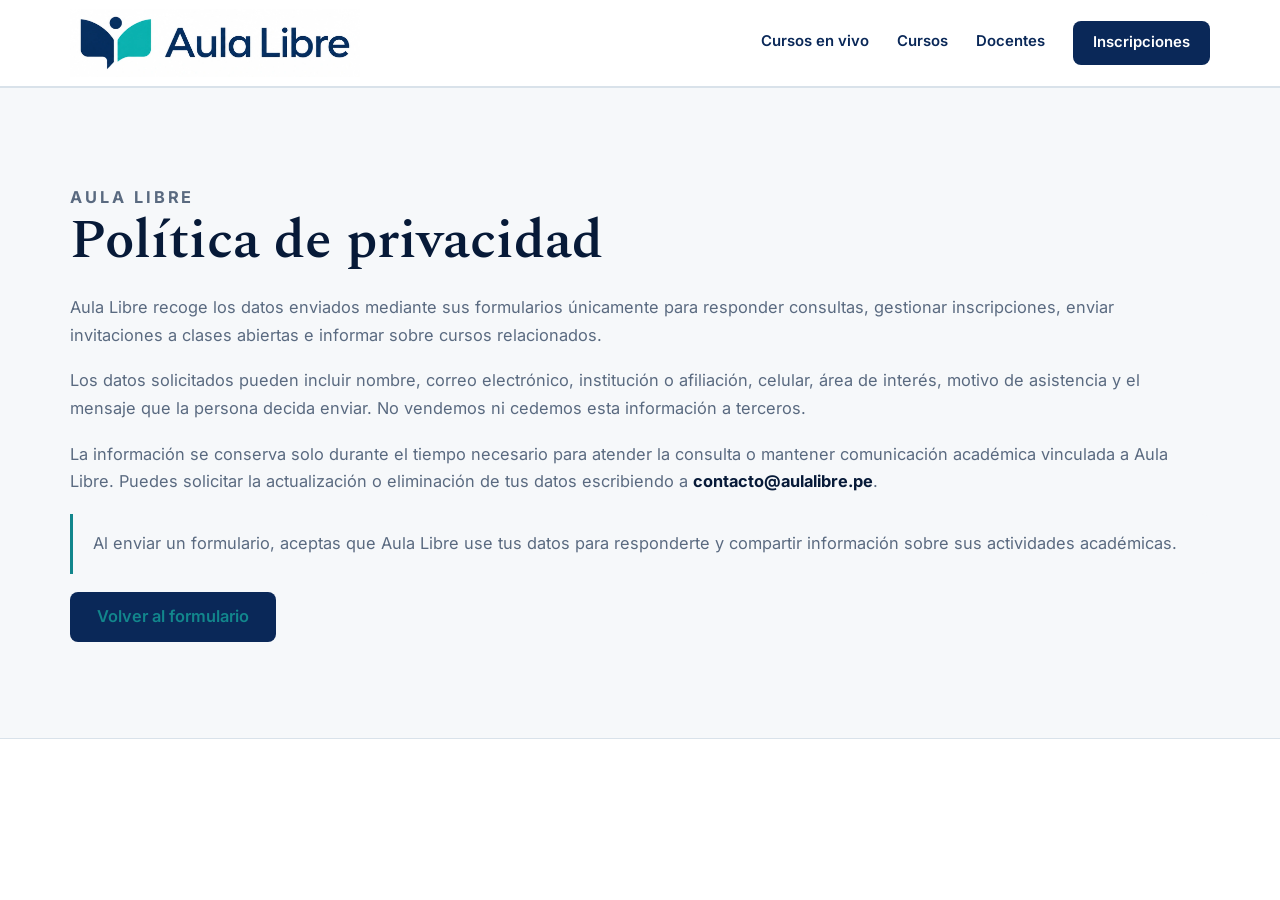
<file: privacidad.html>
<!doctype html>
<html lang="es">
<head>
<meta charset="utf-8">
<meta name="viewport" content="width=device-width, initial-scale=1">
<meta name="description" content="Política de privacidad de Aula Libre.">
<title>Política de privacidad | Aula Libre</title>
<link rel="icon" href="assets/favicon-48.png" type="image/png">
<link rel="apple-touch-icon" href="assets/apple-touch-icon.png">
<link rel="preload" href="assets/fonts/spectral-latin-600-normal.woff2" as="font" type="font/woff2" crossorigin>
<link rel="preload" href="assets/fonts/inter-latin-wght-normal.woff2" as="font" type="font/woff2" crossorigin>
<link rel="stylesheet" href="styles.css">
</head>
<body>
<a class="skip-link" href="#contenido">Ir al contenido</a>

<header class="site-header">
  <div class="container header-inner">
    <a class="brand" href="/" aria-label="Aula Libre, página de inicio">
      <picture>
        <source srcset="assets/logo-aula-libre.webp" type="image/webp">
        <img src="assets/logo-aula-libre.png" alt="Logo de Aula Libre" width="1148" height="270">
      </picture>
    </a>
    <button class="menu-button" type="button" aria-controls="main-menu" aria-expanded="false">
      <span class="sr-only">Abrir menú</span><span aria-hidden="true"></span><span aria-hidden="true"></span><span aria-hidden="true"></span>
    </button>
    <nav class="main-nav" id="main-menu" aria-label="Navegación principal">
      <a href="/#curso-en-vivo">Cursos en vivo</a>
      <a href="/#cursos">Cursos</a>
      <a href="/#docentes">Docentes</a>
      <a class="nav-cta" href="/#curso-en-vivo">Inscripciones</a>
    </nav>
  </div>
</header>

<main id="contenido">
  <section class="section section-paper">
    <div class="container prose">
      <p class="section-label">Aula Libre</p>
      <h1>Política de privacidad</h1>
      <p>Aula Libre recoge los datos enviados mediante sus formularios únicamente para responder consultas, gestionar inscripciones, enviar invitaciones a clases abiertas e informar sobre cursos relacionados.</p>
      <p>Los datos solicitados pueden incluir nombre, correo electrónico, institución o afiliación, celular, área de interés, motivo de asistencia y el mensaje que la persona decida enviar. No vendemos ni cedemos esta información a terceros.</p>
      <p>La información se conserva solo durante el tiempo necesario para atender la consulta o mantener comunicación académica vinculada a Aula Libre. Puedes solicitar la actualización o eliminación de tus datos escribiendo a <strong>contacto@aulalibre.pe</strong>.</p>
      <p class="muted-note">Al enviar un formulario, aceptas que Aula Libre use tus datos para responderte y compartir información sobre sus actividades académicas.</p>
      <p><a class="button button-primary" href="/#contacto">Volver al formulario</a></p>
    </div>
  </section>
</main>
<script src="script.js"></script>
</body>
</html>
</file>
<file: styles.css>
/* ==========================================================================
   Aula Libre — v20 «Cátedra»
   Dirección: editorial académico. Serifa Spectral para las preguntas,
   Inter para el cuerpo, líneas finas tipo programa de curso.
   Paleta de marca: azul marino + turquesa del logotipo.
   ========================================================================== */

@font-face{font-family:Inter;font-style:normal;font-weight:100 900;font-display:swap;src:url("assets/fonts/inter-latin-wght-normal.woff2") format("woff2")}
@font-face{font-family:Spectral;font-style:normal;font-weight:500;font-display:swap;src:url("assets/fonts/spectral-latin-500-normal.woff2") format("woff2")}
@font-face{font-family:Spectral;font-style:italic;font-weight:500;font-display:swap;src:url("assets/fonts/spectral-latin-500-italic.woff2") format("woff2")}
@font-face{font-family:Spectral;font-style:normal;font-weight:600;font-display:swap;src:url("assets/fonts/spectral-latin-600-normal.woff2") format("woff2")}

:root{
  --ink:#14243a;
  --navy:#0a2858;
  --navy-deep:#071a38;
  --teal:#12868c;        /* accesible sobre blanco */
  --teal-bright:#37c2c8; /* sobre fondos oscuros */
  --muted:#5a6a80;
  --paper:#f6f8fa;
  --line:#d9e2ea;
  --line-dark:rgba(255,255,255,.16);
  --white:#fff;
  --serif:Spectral,Georgia,"Times New Roman",serif;
  --sans:Inter,ui-sans-serif,system-ui,-apple-system,"Segoe UI",sans-serif;
  --container:1140px;
  --radius:8px;
}

*{box-sizing:border-box}
html{scroll-behavior:smooth;scroll-padding-top:104px}
body{margin:0;color:var(--ink);background:var(--white);font-family:var(--sans);font-size:1rem;line-height:1.7;text-rendering:optimizeLegibility;-webkit-font-smoothing:antialiased}
img{display:block;max-width:100%;height:auto}
a{color:inherit}
button,input,select,textarea{font:inherit}
.container{width:min(calc(100% - 48px),var(--container));margin-inline:auto}

/* ---------- utilidades ---------- */
.skip-link{position:fixed;left:18px;top:-80px;z-index:100;padding:12px 16px;color:#fff;background:var(--navy-deep);border-radius:8px;text-decoration:none}
.skip-link:focus{top:18px}
.sr-only{position:absolute;width:1px;height:1px;padding:0;margin:-1px;overflow:hidden;clip:rect(0,0,0,0);white-space:nowrap;border:0}
:focus-visible{outline:2px solid var(--teal);outline-offset:3px}

.eyebrow{margin:0 0 18px;color:var(--teal);font-size:.74rem;font-weight:700;letter-spacing:.18em;text-transform:uppercase}
.eyebrow-light{color:var(--teal-bright)}

/* ---------- cabecera ---------- */
.site-header{position:sticky;top:0;z-index:50;background:rgba(255,255,255,.96);border-bottom:1px solid var(--line);backdrop-filter:blur(10px)}
.header-inner{min-height:86px;display:flex;align-items:center;justify-content:space-between;gap:32px}
.brand{display:block;width:min(290px,44vw)}
.brand img{width:100%}
.main-nav{display:flex;align-items:center;gap:28px;color:var(--navy);font-size:.93rem;font-weight:600}
.main-nav a{text-decoration:none;padding:8px 0;border-bottom:2px solid transparent;transition:color .15s ease,border-color .15s ease}
.main-nav a:hover,.main-nav a:focus-visible{color:var(--teal);border-bottom-color:var(--teal)}
.main-nav .nav-cta{padding:9px 20px;color:#fff;background:var(--navy);border:0;border-radius:var(--radius)}
.main-nav .nav-cta:hover,.main-nav .nav-cta:focus-visible{color:#fff;background:var(--teal)}
.menu-button{display:none;width:46px;height:42px;padding:9px;background:transparent;border:1px solid var(--line);border-radius:8px;cursor:pointer}
.menu-button span:not(.sr-only){display:block;height:2px;margin:5px 0;background:var(--navy);border-radius:999px}

/* ---------- botones ---------- */
.button{display:inline-flex;min-height:50px;align-items:center;justify-content:center;padding:0 26px;border:1px solid transparent;border-radius:var(--radius);font-weight:600;text-decoration:none;cursor:pointer;transition:background-color .15s ease,border-color .15s ease,color .15s ease}
.button-primary{color:#fff;background:var(--navy)}
.button-primary:hover,.button-primary:focus-visible{background:var(--teal)}
.button-ghost{color:var(--navy);background:transparent;border-color:var(--navy)}
.button-ghost:hover,.button-ghost:focus-visible{color:var(--teal);border-color:var(--teal)}
.button-light{color:var(--navy-deep);background:#fff}
.button-light:hover,.button-light:focus-visible{background:var(--teal-bright);color:var(--navy-deep)}

/* ---------- hero ---------- */
.hero{position:relative;border-bottom:1px solid var(--line);background:var(--paper);overflow:hidden}
.hero::before{content:"";position:absolute;inset:0;border-block:6px solid rgba(10,40,88,.025);pointer-events:none}
.hero-grid{position:relative;z-index:1}
.hero-grid{display:grid;grid-template-columns:minmax(0,1.15fr) minmax(320px,.72fr);gap:72px;align-items:center;padding:96px 0 104px}
.hero h1{margin:0;max-width:15ch;color:var(--navy-deep);font-family:var(--serif);font-weight:600;font-size:clamp(2.9rem,5.6vw,4.9rem);line-height:1.06;letter-spacing:0}
.hero h1 em{font-style:italic;font-weight:500;color:var(--teal)}
.hero-kicker{margin:18px 0 0;color:var(--teal);font-family:var(--serif);font-size:clamp(1.35rem,2.4vw,1.8rem);font-style:italic;font-weight:500;line-height:1.3}
.hero-text{max-width:56ch;margin:26px 0 0;color:var(--muted);font-size:clamp(1.05rem,1.7vw,1.2rem)}
.hero-actions{display:flex;flex-wrap:wrap;gap:14px;margin-top:36px}
.hero-features{display:flex;flex-wrap:wrap;gap:10px 28px;margin:36px 0 0;padding:22px 0 0;border-top:1px solid var(--line);list-style:none;color:var(--navy);font-size:.9rem;font-weight:600}
.hero-features li{position:relative;padding-left:16px}
.hero-features li::before{content:"";position:absolute;left:0;top:.62em;width:6px;height:6px;background:var(--teal);border-radius:50%}

/* tarjeta del hero: anuncio real de la clase abierta */
.hero-card{position:relative;padding:38px 36px 34px;color:#fff;background:var(--navy-deep);border-radius:var(--radius);overflow:hidden}
.hero-card::before{content:"";position:absolute;inset:0 0 auto 0;height:3px;background:linear-gradient(90deg,var(--teal-bright),transparent 70%)}
.hero-card-label{margin:0 0 16px;color:var(--teal-bright);font-size:.72rem;font-weight:700;letter-spacing:.18em;text-transform:uppercase}
.hero-card-title{margin:0;font-family:var(--serif);font-style:italic;font-weight:500;font-size:clamp(1.5rem,2.4vw,1.9rem);line-height:1.25}
.hero-card-sub{margin:14px 0 0;color:#b9c9dc;font-size:.95rem}
.hero-card-meta{display:grid;gap:0;margin:26px 0 0}
.hero-card-meta div{display:flex;justify-content:space-between;gap:16px;padding:10px 0;border-top:1px solid var(--line-dark)}
.hero-card-meta dt{margin:0;color:#8fa3bd;font-size:.82rem}
.hero-card-meta dd{margin:0;font-size:.86rem;font-weight:600;text-align:right}
.hero-card-link{display:inline-block;margin-top:24px;color:var(--teal-bright);font-size:.9rem;font-weight:600;text-decoration:none}
.hero-card-link:hover,.hero-card-link:focus-visible{text-decoration:underline;text-underline-offset:4px}

/* ---------- cursos abiertos en portada ---------- */
.courses-hero{padding:56px 0 80px;border-bottom:1px solid var(--line);background:var(--paper)}
.open-courses-head{max-width:1000px;margin-bottom:32px}
.open-courses-head h1{margin:0;color:var(--navy-deep);font-family:var(--serif);font-weight:600;font-size:clamp(3rem,5vw,4.35rem);line-height:1.02;letter-spacing:0}
.open-courses-head>p:last-child{max-width:67ch;margin:16px 0 0;color:var(--muted);font-size:1.08rem}
.open-courses-grid{display:grid;grid-template-columns:repeat(2,minmax(0,1fr));gap:28px;scroll-margin-top:104px}
.open-course-card{display:grid;grid-template-rows:auto 1fr;min-width:0;background:#fff;border:1px solid var(--line);border-top:4px solid var(--teal);border-radius:var(--radius);overflow:hidden;transition:box-shadow .25s ease,transform .25s ease}
.open-course-card:hover{box-shadow:0 22px 55px rgba(6,27,61,.1);transform:translateY(-3px)}
.open-course-visual{display:block;aspect-ratio:12/5;overflow:hidden;background:#e8eef2}
.open-course-visual img{width:100%;height:100%;object-fit:cover;transition:transform .5s ease}
.open-course-card:hover .open-course-visual img{transform:scale(1.025)}
.open-course-content{display:flex;flex-direction:column;padding:30px 32px 34px}
.open-course-tag{margin:0 0 14px;color:var(--teal);font-size:.72rem;font-weight:700;letter-spacing:.15em;text-transform:uppercase}
.open-course-card h2{margin:0;color:var(--navy-deep);font-family:var(--serif);font-weight:600;font-size:clamp(2rem,3.4vw,2.8rem);line-height:1.08;letter-spacing:0}
.open-course-question{margin:13px 0 0;color:var(--teal);font-family:var(--serif);font-size:1.2rem;font-style:italic;font-weight:500;line-height:1.35}
.open-course-teacher{margin:17px 0 0;color:var(--navy);font-size:.95rem;font-weight:700}
.open-course-meta{display:grid;margin:24px 0 0;border-top:1px solid var(--line)}
.open-course-meta div{display:grid;grid-template-columns:76px 1fr;gap:14px;padding:10px 0;border-bottom:1px solid var(--line);font-size:.88rem}
.open-course-meta dt{color:var(--muted)}
.open-course-meta dd{margin:0;color:var(--ink);font-weight:650}
.open-course-detail{margin:18px 0 24px;color:var(--muted);font-size:.86rem;line-height:1.6}
.open-course-content .button{align-self:flex-start;margin-top:auto}

/* ---------- secciones ---------- */
.section{padding:96px 0}
.section-paper{background:var(--paper);border-block:1px solid var(--line)}
.section-dark{color:#fff;background:var(--navy-deep)}
.section-head{max-width:760px;margin-bottom:56px}
.section h2{margin:0;color:var(--navy-deep);font-family:var(--serif);font-weight:600;font-size:clamp(1.9rem,3.4vw,2.9rem);line-height:1.15;letter-spacing:0}
.section-dark h2{color:#fff}
.section-intro{margin:18px 0 0;color:var(--muted);font-size:1.05rem}
.section-dark .section-intro{color:#b9c9dc}

/* ---------- propuesta (manifiesto) ---------- */
.manifesto{padding:88px 0}
.manifesto-grid{display:grid;grid-template-columns:220px minmax(0,1fr);gap:48px;align-items:start}
.manifesto-grid .eyebrow{margin:6px 0 0;padding-top:14px;border-top:2px solid var(--teal)}
.manifesto-lead{margin:0;color:var(--navy-deep);font-family:var(--serif);font-weight:500;font-size:clamp(1.35rem,2.4vw,1.8rem);line-height:1.45}
.manifesto-body p:not(.manifesto-lead){margin:22px 0 0;max-width:64ch;color:var(--muted);font-size:1.05rem}

/* ---------- áreas ---------- */
.area-grid{display:grid;grid-template-columns:repeat(3,minmax(0,1fr));gap:40px}
.area-card{padding-top:22px;border-top:2px solid var(--navy)}
.area-card h3{margin:0;color:var(--navy-deep);font-family:var(--serif);font-weight:600;font-size:1.45rem}
.area-card>p{margin:12px 0 0;color:var(--muted);font-size:.98rem}
.area-card ul{margin:20px 0 0;padding:0;list-style:none;color:var(--ink);font-size:.92rem}
.area-card li{position:relative;padding:7px 0 7px 18px;border-top:1px solid var(--line)}
.area-card li::before{content:"";position:absolute;left:0;top:1.05em;width:6px;height:6px;background:var(--teal);border-radius:50%}

/* ---------- clase abierta ---------- */
.featured{padding:96px 0;color:#fff;background:var(--navy-deep)}
.featured-visual{display:block;margin-bottom:56px;border-radius:var(--radius);overflow:hidden;border:1px solid var(--line-dark)}
.featured-grid{display:grid;grid-template-columns:minmax(0,1.1fr) minmax(300px,.66fr);gap:64px;align-items:start}
.featured h2{margin:0;max-width:18ch;color:#fff;font-family:var(--serif);font-weight:600;font-size:clamp(2.2rem,4.4vw,3.6rem);line-height:1.1;letter-spacing:0}
.featured-sub{margin:18px 0 0;color:var(--teal-bright);font-family:var(--serif);font-style:italic;font-weight:500;font-size:clamp(1.15rem,2vw,1.45rem);line-height:1.35}
.featured-desc{max-width:60ch;margin:22px 0 0;color:#c3d2e3;font-size:1.04rem}
.featured-meta{display:flex;flex-wrap:wrap;gap:8px 26px;margin:28px 0 0;padding:0;list-style:none;color:#dbe6f1;font-size:.88rem;font-weight:600}
.featured-meta li{position:relative;padding-left:15px}
.featured-meta li::before{content:"";position:absolute;left:0;top:.6em;width:6px;height:6px;background:var(--teal-bright);border-radius:50%}
.featured-note{max-width:58ch;margin:18px 0 0;color:#e5eef7;font-size:.94rem;font-weight:600}
.featured-teachers{display:grid;gap:14px;margin:30px 0 0;padding:24px 0;border-block:1px solid var(--line-dark)}
.featured-teachers div{display:flex;flex-direction:column;gap:2px}
.featured-teachers strong{font-size:.98rem}
.featured-teachers span{color:#9fb2c8;font-size:.88rem}
.featured .button-light{margin-top:30px}
.featured-panel{padding:32px 30px;background:rgba(255,255,255,.05);border:1px solid var(--line-dark);border-radius:var(--radius)}
.featured-panel-label{margin:0 0 18px;color:var(--teal-bright);font-size:.72rem;font-weight:700;letter-spacing:.18em;text-transform:uppercase}
.featured-topics{margin:0;padding:0;list-style:none;counter-reset:tema}
.featured-topics li{counter-increment:tema;display:flex;gap:14px;padding:11px 0;border-top:1px solid var(--line-dark);color:#dbe6f1;font-size:.94rem}
.featured-topics li::before{content:counter(tema);flex:0 0 auto;color:var(--teal-bright);font-family:var(--serif);font-weight:600}
.featured-question{margin-top:26px;padding:20px 22px;background:rgba(55,194,200,.08);border-left:3px solid var(--teal-bright);border-radius:0 8px 8px 0}
.featured-question span{display:block;margin-bottom:8px;color:var(--teal-bright);font-size:.72rem;font-weight:700;letter-spacing:.18em;text-transform:uppercase}
.featured-question p{margin:0;font-family:var(--serif);font-style:italic;font-weight:500;font-size:1.08rem;line-height:1.45}

/* ---------- cursos ---------- */
.course-list{display:grid;gap:56px}
.course{display:grid;grid-template-columns:minmax(0,.9fr) minmax(0,1.1fr);gap:0;border:1px solid var(--line);border-radius:var(--radius);overflow:hidden;background:#fff;transition:box-shadow .25s ease,transform .25s ease}
.course:hover{box-shadow:0 22px 55px rgba(6,27,61,.1);transform:translateY(-3px)}
.course:nth-child(even){grid-template-columns:minmax(0,1.1fr) minmax(0,.9fr)}
.course:nth-child(even) .course-visual{order:2}
.course-visual{min-height:100%;background:var(--paper)}
.course-visual{overflow:hidden}
.course-visual img{width:100%;height:100%;object-fit:cover;transition:transform .5s ease}
.course:hover .course-visual img{transform:scale(1.03)}
.course-body{padding:44px 46px}
.course-tags{margin:0 0 20px;color:var(--teal);font-size:.74rem;font-weight:700;letter-spacing:.16em;text-transform:uppercase}
.course h3{margin:0;color:var(--navy-deep);font-family:var(--serif);font-style:italic;font-weight:500;font-size:clamp(1.7rem,2.8vw,2.3rem);line-height:1.15}
.course-sub{margin:14px 0 0;color:var(--navy);font-size:1.02rem;font-weight:600;line-height:1.5}
.course-desc{margin:16px 0 0;color:var(--muted);font-size:.98rem}
.course-meta{display:grid;margin:26px 0 0}
.course-meta div{display:grid;grid-template-columns:110px 1fr;gap:16px;padding:9px 0;border-top:1px solid var(--line);font-size:.9rem}
.course-meta dt{margin:0;color:var(--muted)}
.course-meta dd{margin:0;color:var(--ink);font-weight:600}
.course-topics{margin:20px 0 0;padding-top:14px;border-top:1px solid var(--line);color:var(--muted);font-size:.86rem;line-height:1.7}
.course-link{display:inline-block;margin-top:22px;color:var(--teal);font-size:.94rem;font-weight:700;text-decoration:none}
.course-link span{display:inline-block;transition:transform .2s ease}
.course-link:hover,.course-link:focus-visible{text-decoration:underline;text-underline-offset:4px}
.course-link:hover span,.course-link:focus-visible span{transform:translateX(4px)}

/* ---------- metodología ---------- */
.steps{display:grid;grid-template-columns:repeat(4,minmax(0,1fr));gap:36px;margin:0;padding:0;list-style:none;counter-reset:paso}
.steps li{counter-increment:paso;padding-top:20px;border-top:1px solid var(--line-dark)}
.steps li::before{content:counter(paso,decimal-leading-zero);display:block;margin-bottom:16px;color:var(--teal-bright);font-family:var(--serif);font-weight:600;font-size:1.3rem}
.steps h3{margin:0;color:#fff;font-family:var(--serif);font-weight:600;font-size:1.25rem}
.steps p{margin:10px 0 0;color:#b9c9dc;font-size:.94rem}

/* ---------- docentes ---------- */
.faculty-grid{display:grid;grid-template-columns:repeat(2,minmax(0,1fr));gap:40px}
.faculty-card{padding:40px 42px 44px;border:1px solid var(--line);border-top:2px solid var(--teal);border-radius:var(--radius);background:#fff;transition:box-shadow .25s ease,transform .25s ease}
.faculty-card:hover{box-shadow:0 18px 45px rgba(6,27,61,.09);transform:translateY(-3px)}
.faculty-photo{display:block;width:124px;height:124px;margin:0 0 26px;border-radius:50%;overflow:hidden;background:var(--paper);box-shadow:0 0 0 1px var(--line)}
.faculty-photo img{width:100%;height:100%;object-fit:cover;object-position:center 18%}
.faculty-content{padding:0}
.faculty-role{margin:0 0 12px;color:var(--teal);font-size:.72rem;font-weight:700;letter-spacing:.16em;text-transform:uppercase}
.faculty-content h3{margin:0;color:var(--navy-deep);font-family:var(--serif);font-weight:600;font-size:clamp(1.5rem,2.4vw,1.9rem);line-height:1.2}
.faculty-content p:not(.faculty-role){margin:16px 0 0;color:var(--muted);font-size:.95rem}
.faculty-content cite{font-family:var(--serif);font-style:italic}

/* ---------- convocatoria ---------- */
.teacher-grid{display:grid;grid-template-columns:minmax(0,1.1fr) minmax(300px,.65fr);gap:72px;align-items:start}
.teacher-lead{margin:22px 0 0;color:var(--navy-deep);font-family:var(--serif);font-weight:500;font-size:1.25rem;line-height:1.5}
.teacher-copy>p:not(.eyebrow):not(.teacher-lead){margin:18px 0 0;max-width:60ch;color:var(--muted)}
.teacher-actions{display:flex;flex-direction:column;gap:12px;margin-top:32px;align-items:flex-start}
.teacher-actions span{color:var(--muted);font-size:.9rem}
.teacher-panel{padding:32px 30px;background:#fff;border:1px solid var(--line);border-radius:var(--radius)}
.teacher-panel-label{margin:0 0 16px;color:var(--teal);font-size:.72rem;font-weight:700;letter-spacing:.18em;text-transform:uppercase}
.teacher-panel ul{margin:0;padding:0;list-style:none;font-size:.93rem}
.teacher-panel li{position:relative;padding:9px 0 9px 18px;border-top:1px solid var(--line)}
.teacher-panel li::before{content:"";position:absolute;left:0;top:1.15em;width:6px;height:6px;background:var(--teal);border-radius:50%}
.teacher-note{margin-top:24px;padding:18px 20px;background:var(--paper);border-left:3px solid var(--teal);border-radius:0 8px 8px 0}
.teacher-note strong{display:block;margin-bottom:6px;color:var(--navy-deep);font-size:.9rem}
.teacher-note p{margin:0;color:var(--muted);font-size:.88rem}

/* ---------- contacto ---------- */
.contact{padding:96px 0;color:#fff;background:linear-gradient(160deg,var(--navy),var(--navy-deep))}
.contact-grid{display:grid;grid-template-columns:minmax(0,.85fr) minmax(340px,.7fr);gap:80px;align-items:start}
.contact h2{margin:0;color:#fff;font-family:var(--serif);font-weight:600;font-size:clamp(1.9rem,3.4vw,2.9rem);line-height:1.15}
.contact-intro{max-width:52ch;margin:18px 0 0;color:#c3d2e3;font-size:1.04rem}
.contact-addresses{display:grid;gap:0;margin-top:34px}
.contact-addresses a{display:flex;flex-direction:column;gap:2px;padding:16px 0;color:#fff;text-decoration:none;border-top:1px solid var(--line-dark);transition:color .15s ease}
.contact-addresses a:hover strong,.contact-addresses a:focus-visible strong{color:var(--teal-bright)}
.contact-addresses strong{font-size:.95rem;transition:color .15s ease}
.contact-addresses span{color:#9fb2c8;font-size:.9rem}
.contact-routing{max-width:54ch;margin:18px 0 0;color:#9fb2c8;font-size:.9rem;line-height:1.6}
.contact-course-button{margin-top:28px}
.contact-form{padding:36px 34px;color:var(--ink);background:#fff;border-radius:var(--radius)}
.contact-form label{display:block;color:var(--navy);font-size:.88rem;font-weight:600}
.contact-form label+label{margin-top:18px}
.contact-form label span{color:var(--muted);font-weight:400}
.contact-form input,.contact-form select,.contact-form textarea{width:100%;margin-top:7px;padding:12px 13px;color:var(--ink);background:#fff;border:1px solid #c5d2df;border-radius:8px;outline:none;transition:border-color .15s ease,box-shadow .15s ease}
.contact-form input:focus,.contact-form select:focus,.contact-form textarea:focus{border-color:var(--teal);box-shadow:0 0 0 3px rgba(18,134,140,.14)}
.contact-form textarea{resize:vertical}
.button-form{width:100%;margin-top:24px;color:#fff;background:var(--navy)}
.button-form:hover,.button-form:focus-visible{background:var(--teal)}
.form-note{margin:14px 0 0;color:var(--muted);font-size:.76rem;line-height:1.55}
.form-note a{color:var(--teal)}
.hidden-field{position:absolute;left:-9999px}

/* ---------- pie ---------- */
.site-footer{padding:44px 0;color:#93a5bb;background:#04122a;font-size:.9rem}
.footer-grid{display:flex;justify-content:space-between;gap:40px}
.site-footer strong{color:#fff;font-family:var(--serif);font-weight:600;font-size:1.05rem}
.site-footer p{margin:6px 0 0}
.footer-contact{text-align:right}
.site-footer a{color:#bfd0e2;text-decoration:none}
.site-footer a:hover,.site-footer a:focus-visible{color:#fff;text-decoration:underline;text-underline-offset:3px}

/* ---------- páginas auxiliares (gracias / 404) ---------- */
.thanks-page{min-height:100vh;display:grid;place-items:center;padding:40px;background:linear-gradient(160deg,var(--navy),var(--navy-deep))}
.thanks-card{width:min(100%,660px);padding:52px 48px;text-align:center;background:#fff;border-radius:var(--radius)}
.thanks-card img{width:min(280px,80%);margin:0 auto 30px}
.thanks-card h1{margin:0;color:var(--navy-deep);font-family:var(--serif);font-weight:600;font-size:clamp(2rem,6vw,3.2rem);line-height:1.1}
.thanks-card p{margin:20px auto 0;max-width:50ch;color:var(--muted);font-size:1.05rem}
.thanks-card p strong{color:var(--navy-deep)}
.thanks-card .thanks-help{font-size:.94rem}
.thanks-card .thanks-help a{color:var(--teal)}
.thanks-card .button{margin-top:32px}

/* prosa auxiliar (privacidad) */
.prose p{margin:0;color:var(--muted);font-size:1.02rem}
.prose h1{margin:0 0 24px;color:var(--navy-deep);font-family:var(--serif);font-weight:600;font-size:clamp(2.1rem,4.2vw,3.4rem);line-height:1.08}
.prose p+p{margin-top:18px}
.prose strong{color:var(--navy-deep)}
.prose a{color:var(--teal)}
.muted-note{padding:16px 20px;color:var(--navy);background:var(--paper);border-left:3px solid var(--teal);border-radius:0 8px 8px 0}
.section-label{margin:0 0 15px;color:var(--teal);font-size:.74rem;font-weight:700;letter-spacing:.18em;text-transform:uppercase}

/* ---------- páginas de curso ---------- */
.course-hero{padding:88px 0 0;color:#fff;background:var(--navy-deep)}
.course-hero-grid{display:grid;grid-template-columns:minmax(0,1.1fr) minmax(300px,.62fr);gap:84px;align-items:end}
.course-hero-copy{padding-bottom:68px}
.course-hero h1{margin:0;max-width:11ch;color:#fff;font-family:var(--serif);font-size:clamp(3.1rem,6.8vw,5.7rem);font-weight:600;letter-spacing:0;line-height:.98}
.democracy-course .course-hero h1{max-width:14ch;font-size:clamp(3rem,6.2vw,5.3rem)}
.course-hero-question{margin:20px 0 0;color:var(--teal-bright);font-family:var(--serif);font-size:clamp(1.45rem,2.8vw,2.15rem);font-style:italic;line-height:1.25}
.course-hero-lead{max-width:58ch;margin:26px 0 0;color:#c5d5e5;font-size:1.08rem}
.course-hero-actions{display:flex;flex-wrap:wrap;align-items:center;gap:20px 28px;margin-top:34px}
.button-course{color:var(--navy-deep);background:var(--teal-bright)}
.button-course:hover,.button-course:focus-visible{background:#fff}
.course-text-link{color:#fff;font-size:.92rem;font-weight:700;text-decoration:none}
.course-text-link:hover,.course-text-link:focus-visible{color:var(--teal-bright);text-decoration:underline;text-underline-offset:4px}
.course-hero-aside{align-self:end}
.course-portrait{display:block;aspect-ratio:4/5;overflow:hidden;border:1px solid var(--line-dark);border-bottom:0;border-radius:8px 8px 0 0;background:#e7ebef}
.course-portrait img{width:100%;height:100%;object-fit:cover;object-position:center 18%}
.course-portrait-round{aspect-ratio:1;border:1px solid rgba(255,255,255,.18);border-radius:50%;background:#e8f3f4}
.course-portrait-round img{object-position:center}
.course-portrait-label{margin:22px 0 0;color:var(--teal-bright);font-size:.72rem;font-weight:700;letter-spacing:.16em;text-transform:uppercase}
.course-hero-aside h2{margin:3px 0 0;color:#fff;font-family:var(--serif);font-size:1.55rem;font-weight:600;line-height:1.2}
.course-hero-aside>p:last-child{margin:7px 0 30px;color:#9fb2c8;font-size:.9rem}
.course-facts{display:grid;grid-template-columns:1.15fr 1fr 1.2fr .55fr;border-block:1px solid var(--line-dark)}
.course-facts div{min-width:0;padding:22px 24px;border-left:1px solid var(--line-dark)}
.course-facts div:first-child{padding-left:0;border-left:0}
.course-facts span{display:block;margin-bottom:4px;color:#8fa3bd;font-size:.7rem;font-weight:700;letter-spacing:.14em;text-transform:uppercase}
.course-facts strong{display:block;color:#fff;font-size:.88rem;line-height:1.45}

.course-purpose-grid{display:grid;grid-template-columns:minmax(0,.78fr) minmax(0,1.1fr);gap:80px;align-items:start}
.course-purpose-copy>p{margin:0;color:var(--muted);font-size:1.04rem}
.course-purpose-copy>p+p{margin-top:18px}
.course-outcomes{display:grid;grid-template-columns:repeat(2,minmax(0,1fr));gap:0 30px;margin:30px 0 0;padding:0;list-style:none}
.course-outcomes li{position:relative;padding:12px 0 12px 19px;border-top:1px solid var(--line);color:var(--navy);font-size:.92rem;font-weight:600}
.course-outcomes li::before{content:"";position:absolute;left:0;top:1.3em;width:7px;height:7px;border:2px solid var(--teal);border-radius:50%}

.session-list{display:grid;grid-template-columns:repeat(2,minmax(0,1fr));gap:46px 56px;margin:0;padding:0;list-style:none;counter-reset:sesion}
.session{counter-increment:sesion;padding-top:24px;border-top:3px solid var(--navy)}
.session-heading>span{display:block;color:var(--teal);font-size:.72rem;font-weight:700;letter-spacing:.14em;text-transform:uppercase}
.session-heading h3{margin:13px 0 0;color:var(--navy-deep);font-family:var(--serif);font-size:clamp(1.5rem,2.5vw,2rem);font-weight:600;line-height:1.18}
.session-heading p{margin:5px 0 0;color:var(--navy);font-weight:700}
.session>ul{margin:22px 0 0;padding:0;list-style:none}
.session>ul li{position:relative;padding:8px 0 8px 18px;border-top:1px solid var(--line);color:var(--muted);font-size:.91rem}
.session>ul li::before{content:"";position:absolute;left:0;top:1.15em;width:6px;height:6px;background:var(--teal);border-radius:50%}

.course-teacher-grid{display:grid;grid-template-columns:minmax(260px,.48fr) minmax(0,1fr);gap:72px;align-items:center}
.course-teacher-photo{display:block;aspect-ratio:4/5;overflow:hidden;border-radius:8px;background:var(--paper)}
.course-teacher-photo img{width:100%;height:100%;object-fit:cover;object-position:center 18%}
.course-teacher-photo-round{aspect-ratio:1;border-radius:50%;background:#e8f3f4}
.course-teacher-photo-round img{object-position:center}
.course-teacher h2{margin:0;color:var(--navy-deep);font-family:var(--serif);font-size:clamp(2rem,4vw,3.1rem);font-weight:600;line-height:1.12}
.course-teacher .teacher-lead{margin-top:24px}
.course-teacher-grid>div>p:not(.eyebrow):not(.teacher-lead){margin:18px 0 0;color:var(--muted)}
.course-teacher cite{font-family:var(--serif)}

.course-enrollment{padding:96px 0;color:#fff;background:#0b364c}
.enrollment-grid{display:grid;grid-template-columns:minmax(0,.85fr) minmax(340px,.7fr);gap:80px;align-items:start}
.enrollment-copy h2{margin:0;color:#fff;font-family:var(--serif);font-size:clamp(2.2rem,4.2vw,3.5rem);font-weight:600;letter-spacing:0;line-height:1.08}
.enrollment-copy>p:not(.eyebrow){max-width:52ch;margin:20px 0 0;color:#c7d7df}
.price-list{display:grid;grid-template-columns:repeat(2,minmax(0,1fr));margin-top:34px;border-block:1px solid var(--line-dark)}
.price-list div{padding:21px 22px;border-left:1px solid var(--line-dark)}
.price-list div:first-child{padding-left:0;border-left:0}
.price-list span{display:block;color:#9db8c5;font-size:.75rem;font-weight:700;text-transform:uppercase}
.price-list strong{display:block;margin-top:2px;color:#fff;font-family:var(--serif);font-size:2.1rem;font-weight:600}
.enrollment-notes{margin:28px 0 0;padding:0;list-style:none;color:#dbe8ed;font-size:.92rem;font-weight:600}
.enrollment-notes li{position:relative;padding:7px 0 7px 18px}
.enrollment-notes li::before{content:"";position:absolute;left:0;top:1.05em;width:7px;height:7px;background:var(--teal-bright);border-radius:50%}
.enrollment-form{box-shadow:0 22px 60px rgba(0,0,0,.16)}
.form-check{display:flex!important;align-items:flex-start;gap:10px}
.form-check input{flex:0 0 auto;width:18px!important;height:18px;margin:3px 0 0!important}
.form-check span{line-height:1.5}

.faq-grid{display:grid;grid-template-columns:minmax(250px,.55fr) minmax(0,1fr);gap:72px;align-items:start}
.faq-list{border-top:1px solid var(--line)}
.faq-list details{border-bottom:1px solid var(--line)}
.faq-list summary{position:relative;padding:22px 42px 22px 0;color:var(--navy-deep);font-weight:700;cursor:pointer;list-style:none}
.faq-list summary::-webkit-details-marker{display:none}
.faq-list summary::after{content:"+";position:absolute;right:4px;top:18px;color:var(--teal);font-family:var(--serif);font-size:1.5rem;font-weight:600}
.faq-list details[open] summary::after{content:"−"}
.faq-list p{margin:-4px 44px 22px 0;color:var(--muted);font-size:.94rem}
.faq-list a{color:var(--teal)}
.course-open{border-top:4px solid var(--teal)}
.course-open .course-tags{color:var(--teal);font-weight:700}
.contact-course-buttons{display:flex;flex-wrap:wrap;gap:12px;margin-top:26px}
.contact-course-buttons .contact-course-button{margin-top:0}
.button-outline-light{color:#fff;background:transparent;border:1px solid rgba(255,255,255,.55)}
.button-outline-light:hover,.button-outline-light:focus-visible{color:var(--navy-deep);background:#fff;border-color:#fff}

/* ---------- animación de entrada (solo hero) ---------- */
@media (prefers-reduced-motion:no-preference){
  .hero-copy,.hero-card,.open-courses-head,.open-course-card{animation:rise .7s ease both}
  .hero-card,.open-course-card:nth-child(1){animation-delay:.1s}
  .open-course-card:nth-child(2){animation-delay:.2s}
  @keyframes rise{from{opacity:0;transform:translateY(14px)}to{opacity:1;transform:none}}
}

/* ---------- responsivo ---------- */
@media (max-width:980px){
  .menu-button{display:block}
  .main-nav{position:absolute;left:0;right:0;top:100%;display:none;padding:16px 20px 22px;flex-direction:column;align-items:stretch;gap:2px;background:#fff;border-bottom:1px solid var(--line);box-shadow:0 18px 30px rgba(6,27,61,.1)}
  .main-nav.is-open{display:flex}
  .main-nav a,.main-nav .nav-cta{padding:12px 8px;text-align:left;border-radius:8px;border-bottom:0}
  .main-nav .nav-cta{margin-top:8px;padding-inline:14px;text-align:center}
  .hero-grid{grid-template-columns:1fr;gap:44px;padding:64px 0 72px}
  .open-courses-grid{grid-template-columns:1fr;max-width:720px}
  .manifesto-grid{grid-template-columns:1fr;gap:22px}
  .manifesto-grid .eyebrow{margin:0}
  .area-grid{grid-template-columns:1fr;gap:32px}
  .featured-grid{grid-template-columns:1fr;gap:44px}
  .course,.course:nth-child(even){grid-template-columns:1fr}
  .course:nth-child(even) .course-visual{order:0}
  .course-visual{aspect-ratio:16/9;min-height:auto}
  .steps{grid-template-columns:repeat(2,minmax(0,1fr))}
  .faculty-grid{grid-template-columns:1fr}
  .teacher-grid{grid-template-columns:1fr;gap:44px}
  .contact-grid{grid-template-columns:1fr;gap:48px}
  .course-hero{padding-top:64px}
  .course-hero-grid{grid-template-columns:1fr;gap:18px}
  .course-hero-copy{padding-bottom:30px}
  .course-hero-aside{display:grid;grid-template-columns:180px minmax(0,1fr);grid-template-rows:auto auto 1fr;gap:0 24px;align-items:start}
  .course-portrait{grid-row:1/4}
  .course-portrait-label{margin-top:12px}
  .course-hero-aside>p:last-child{margin-bottom:20px}
  .course-facts{grid-template-columns:repeat(2,minmax(0,1fr));margin-top:34px}
  .course-facts div:nth-child(3){padding-left:0;border-left:0}
  .course-purpose-grid,.course-teacher-grid,.enrollment-grid,.faq-grid{grid-template-columns:1fr;gap:44px}
  .course-teacher-photo{width:min(360px,100%)}
}

@media (max-width:620px){
  html{scroll-padding-top:84px}
  .container{width:min(calc(100% - 32px),var(--container))}
  .header-inner{min-height:74px}
  .brand{width:210px}
  .hero-grid{padding:52px 0 60px}
  .courses-hero{padding:52px 0 64px}
  .open-courses-head{margin-bottom:30px}
  .open-course-content{padding:26px 22px 28px}
  .open-course-visual{aspect-ratio:16/9}
  .open-course-meta div{grid-template-columns:70px 1fr}
  .open-course-content .button{width:100%}
  .hero-actions .button{width:100%}
  .hero-card{padding:28px 24px}
  .section,.featured,.contact{padding:68px 0}
  .manifesto{padding:60px 0}
  .course-body{padding:30px 24px}
  .course-meta div{grid-template-columns:96px 1fr}
  .steps{grid-template-columns:1fr;gap:28px}
  .faculty-card{padding:28px 26px 32px}
  .contact-form{padding:26px 22px}
  .course-hero{padding-top:46px}
  .course-hero h1{font-size:clamp(2.8rem,16vw,4.4rem)}
  .course-hero-actions .button{width:100%}
  .course-hero-aside{grid-template-columns:108px minmax(0,1fr);gap:0 17px}
  .course-hero-aside h2{font-size:1.2rem}
  .course-hero-aside>p:last-child{font-size:.8rem;line-height:1.45}
  .course-facts{grid-template-columns:1fr;margin-top:24px}
  .course-facts div,.course-facts div:nth-child(3){padding:18px 0;border-left:0;border-top:1px solid var(--line-dark)}
  .course-facts div:first-child{border-top:0}
  .course-purpose-grid{gap:28px}
  .course-outcomes{grid-template-columns:1fr}
  .session-list{grid-template-columns:1fr;gap:36px}
  .course-teacher-grid{gap:32px}
  .course-enrollment{padding:68px 0}
  .price-list{grid-template-columns:1fr}
  .price-list div,.price-list div:first-child{padding:18px 0;border-left:0;border-top:1px solid var(--line-dark)}
  .price-list div:first-child{border-top:0}
  .faq-grid{gap:28px}
  .footer-grid{flex-direction:column;gap:22px}
  .footer-contact{text-align:left}
  .thanks-card{padding:36px 26px}
}

@media (prefers-reduced-motion:reduce){
  html{scroll-behavior:auto}
  *,*::before,*::after{transition-duration:.01ms!important;animation-duration:.01ms!important;animation-iteration-count:1!important}
}

/* ---------- redes sociales ---------- */
.contact-social{display:flex;flex-wrap:wrap;align-items:center;gap:10px 22px;margin-top:30px;padding-top:22px;border-top:1px solid var(--line-dark)}
.contact-social p{margin:0;color:#8fa3bd;font-size:.78rem;font-weight:700;letter-spacing:.16em;text-transform:uppercase}
.contact-social a{display:inline-flex;align-items:center;gap:9px;color:#dbe6f1;font-size:.92rem;font-weight:600;text-decoration:none;transition:color .15s ease}
.contact-social a:hover,.contact-social a:focus-visible{color:var(--teal-bright)}
.footer-social{display:flex;align-items:center;gap:14px}
.footer-social a{display:inline-flex;align-items:center;justify-content:center;width:42px;height:42px;color:#bfd0e2;border:1px solid rgba(255,255,255,.18);border-radius:50%;transition:color .15s ease,border-color .15s ease,background-color .15s ease}
.footer-social a:hover,.footer-social a:focus-visible{color:#fff;border-color:var(--teal-bright);background:rgba(55,194,200,.12)}

/* ---------- aparición al hacer scroll ---------- */
@media (prefers-reduced-motion:no-preference){
  html.js .reveal{opacity:0;transform:translateY(22px);transition:opacity .6s ease,transform .6s ease}
  html.js .reveal.in-view{opacity:1;transform:none}
}
</file>
